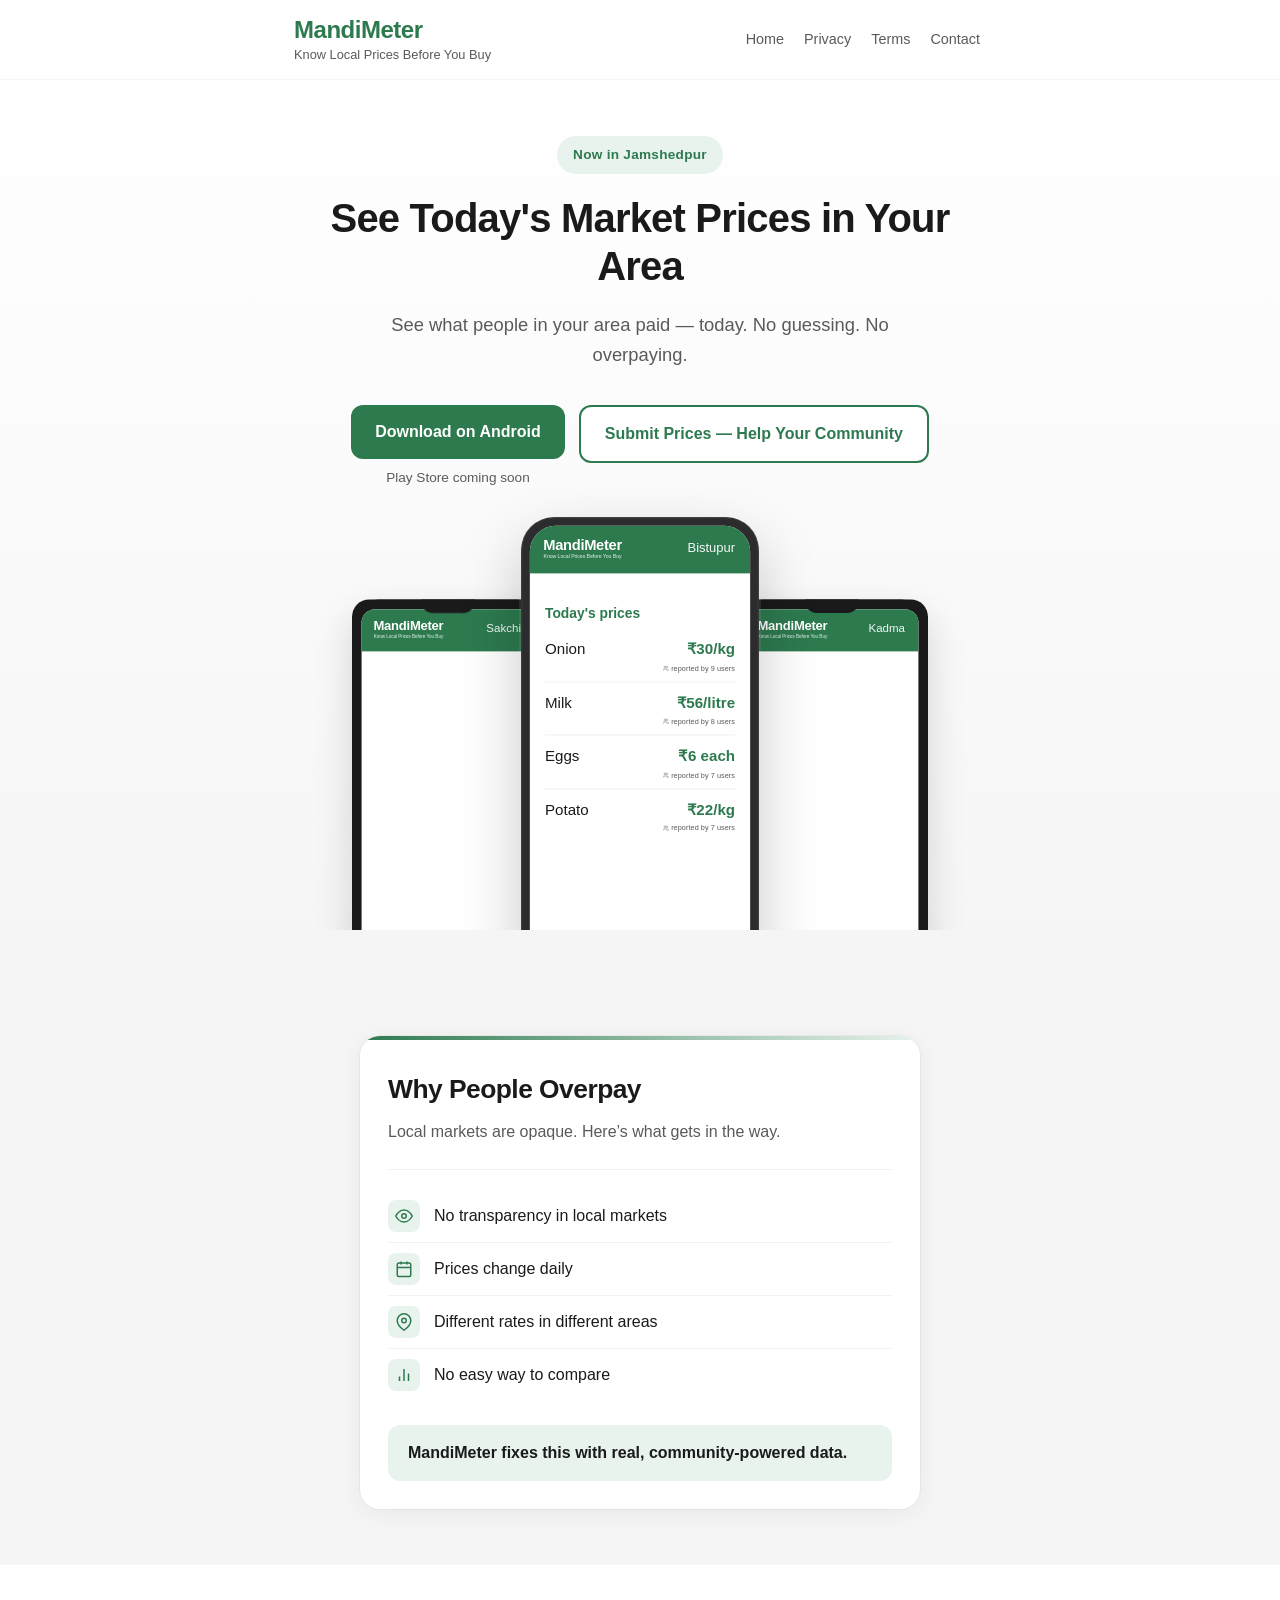
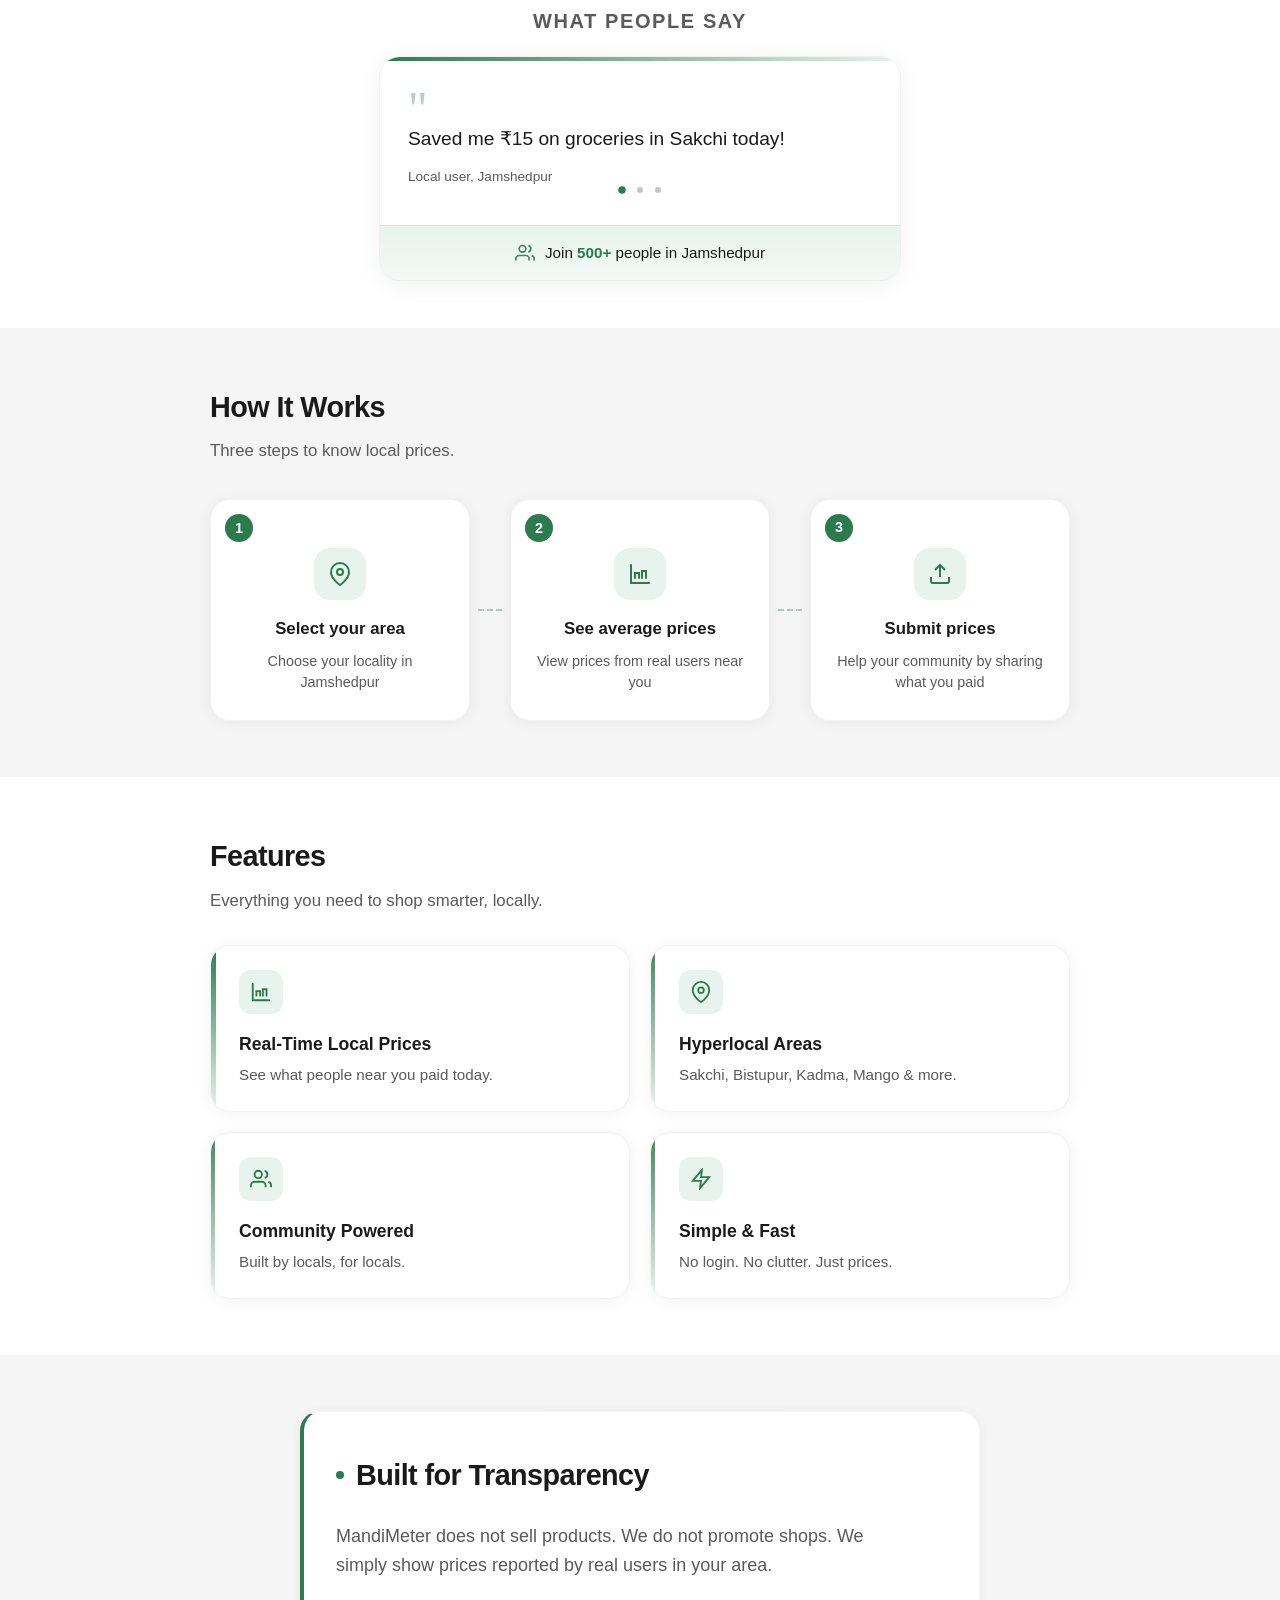
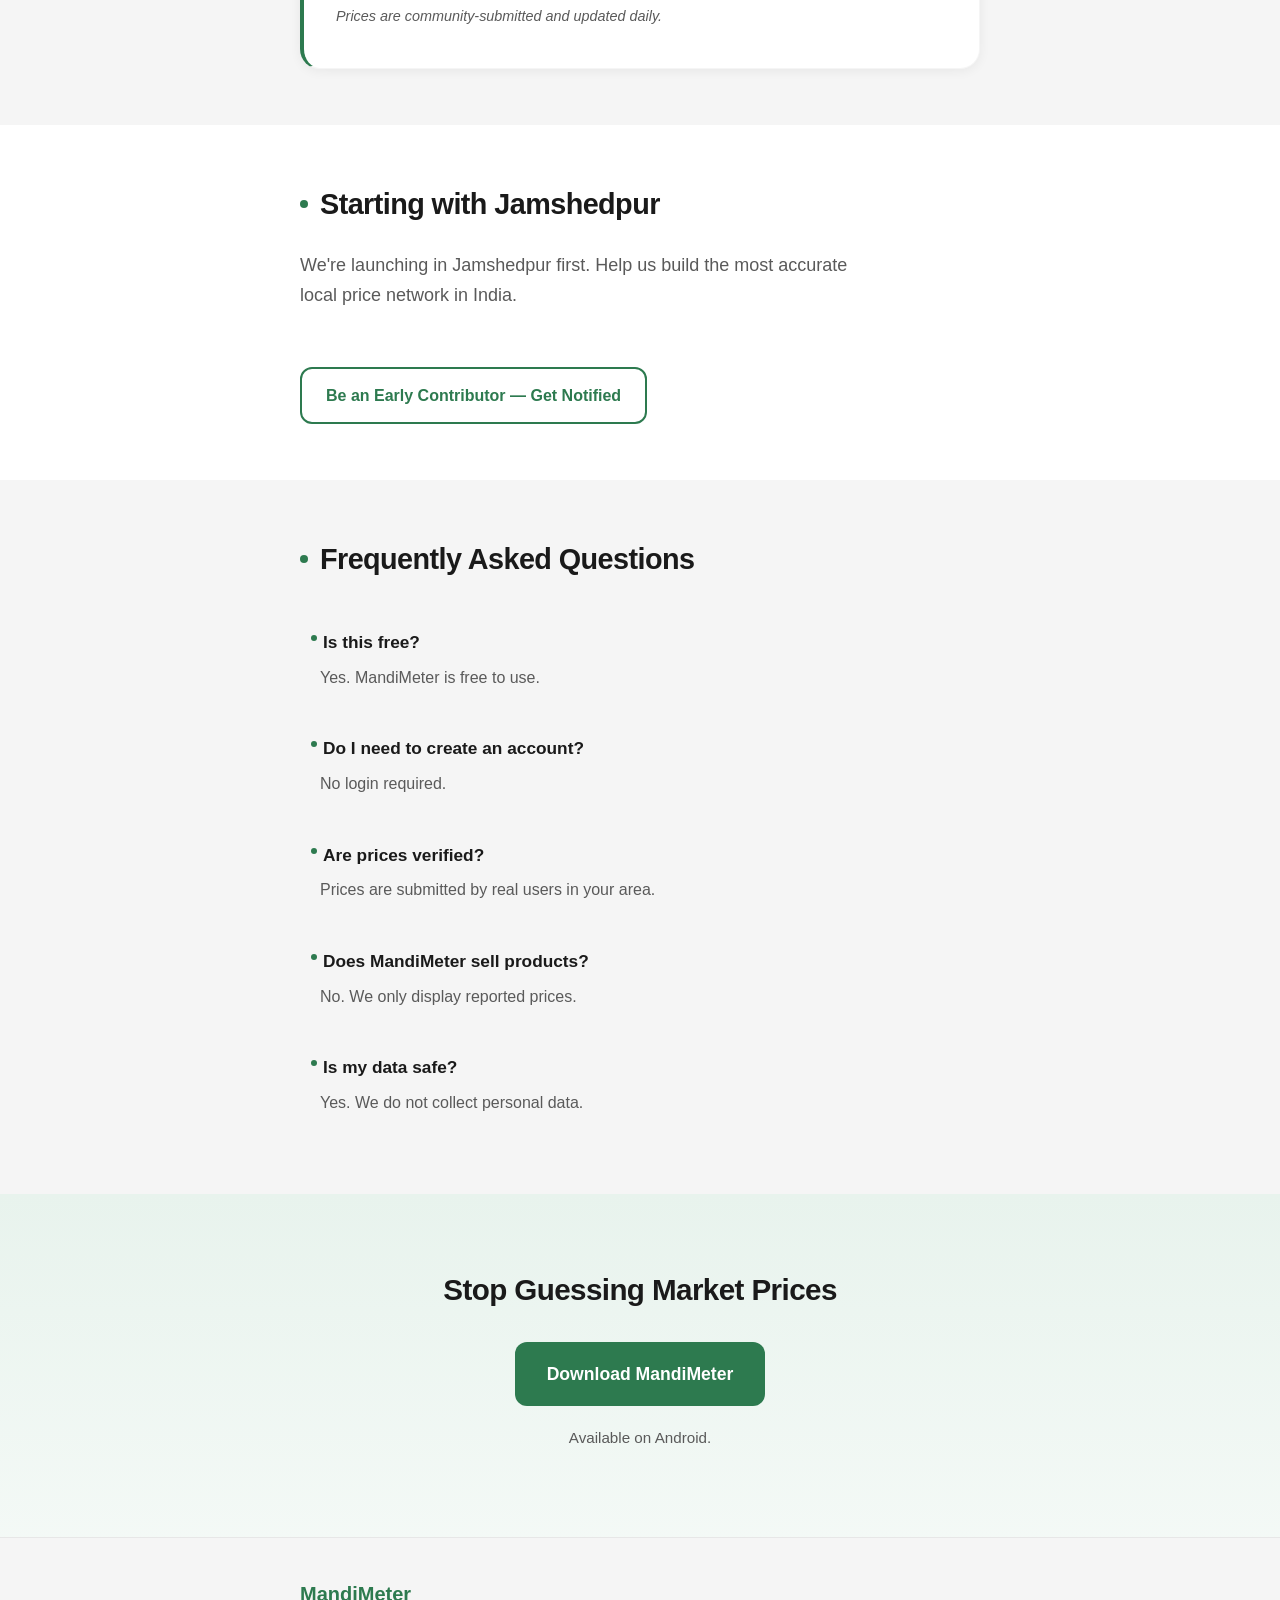
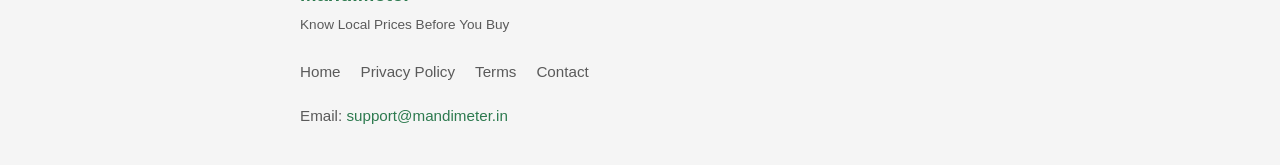
<file: index.html>
<!DOCTYPE html>
<html lang="en">

<head>
  <meta charset="UTF-8">
  <meta name="viewport" content="width=device-width, initial-scale=1.0">
  <title>MandiMeter – Local Market Price Tracker in Jamshedpur</title>
  <meta name="description"
    content="Check today's vegetable, milk, egg and service prices in your area with MandiMeter. Community-powered local price tracking app.">
  <meta name="keywords"
    content="local mandi prices, Jamshedpur vegetable rates, market price today, hyperlocal price app, mandi rate app India, vegetable price Jamshedpur, mandi rates today">
  <link rel="canonical" href="https://mandimeter.com/">
  <!-- Open Graph / WhatsApp & Facebook -->
  <meta property="og:type" content="website">
  <meta property="og:url" content="https://mandimeter.com/">
  <meta property="og:site_name" content="MandiMeter">
  <meta property="og:title" content="MandiMeter – Local Market Price Tracker in Jamshedpur">
  <meta property="og:description"
    content="Check today's real local prices for vegetables, milk, eggs &amp; more. Community-powered price tracker for Jamshedpur.">
  <meta property="og:image" content="https://mandimeter.com/assets/og-image.png">
  <meta property="og:image:width" content="1200">
  <meta property="og:image:height" content="630">
  <meta property="og:image:alt" content="MandiMeter – Local market price tracker for Jamshedpur. Know today's vegetable and essential prices in your area.">
  <meta property="og:locale" content="en_IN">
  <!-- Twitter Card -->
  <meta name="twitter:card" content="summary_large_image">
  <meta name="twitter:title" content="MandiMeter – Local Market Price Tracker in Jamshedpur">
  <meta name="twitter:description"
    content="Check today's real local prices for vegetables, milk, eggs &amp; more. Community-powered price tracker.">
  <meta name="twitter:image" content="https://mandimeter.com/assets/og-image.png">
  <meta name="theme-color" content="#2d7a4f">
  <!-- Favicons -->
  <link rel="icon" type="image/svg+xml" href="favicon/favicon.svg">
  <link rel="icon" type="image/png" href="favicon/favicon-96x96.png" sizes="96x96">
  <link rel="shortcut icon" href="favicon/favicon.ico">
  <link rel="apple-touch-icon" sizes="180x180" href="favicon/apple-touch-icon.png">
  <link rel="manifest" href="favicon/site.webmanifest">
  <!-- Content Security Policy (frame-ancestors must be set via HTTP header, not meta) -->
  <meta http-equiv="Content-Security-Policy" content="default-src 'self'; script-src 'self'; style-src 'self' https://fonts.googleapis.com; font-src 'self' https://fonts.gstatic.com; img-src 'self' data:; connect-src 'self'; base-uri 'self'; form-action 'self';">
  <!-- Structured data -->
  <script type="application/ld+json">
  {
    "@context": "https://schema.org",
    "@graph": [
      {
        "@type": "Organization",
        "@id": "https://mandimeter.com/#organization",
        "name": "MandiMeter",
        "url": "https://mandimeter.com",
        "description": "Community-powered local market price tracker for Jamshedpur. Know today's vegetable, milk and essential prices in your area.",
        "email": "support@mandimeter.in",
        "areaServed": { "@type": "City", "name": "Jamshedpur", "containedInPlace": { "@type": "State", "name": "Jharkhand" } }
      },
      {
        "@type": "WebSite",
        "name": "MandiMeter",
        "url": "https://mandimeter.com",
        "description": "Local market price tracker for Jamshedpur. See today's prices reported by your community.",
        "publisher": { "@id": "https://mandimeter.com/#organization" },
        "inLanguage": "en-IN"
      },
      {
        "@type": "FAQPage",
        "mainEntity": [
          { "@type": "Question", "name": "Is this free?", "acceptedAnswer": { "@type": "Answer", "text": "Yes. MandiMeter is free to use." } },
          { "@type": "Question", "name": "Do I need to create an account?", "acceptedAnswer": { "@type": "Answer", "text": "No login required." } },
          { "@type": "Question", "name": "Are prices verified?", "acceptedAnswer": { "@type": "Answer", "text": "Prices are submitted by real users in your area." } },
          { "@type": "Question", "name": "Does MandiMeter sell products?", "acceptedAnswer": { "@type": "Answer", "text": "No. We only display reported prices." } },
          { "@type": "Question", "name": "Is my data safe?", "acceptedAnswer": { "@type": "Answer", "text": "Yes. We do not collect personal data." } }
        ]
      }
    ]
  }
  </script>
  <link rel="preconnect" href="https://fonts.googleapis.com">
  <link rel="preconnect" href="https://fonts.gstatic.com" crossorigin>
  <link rel="preload" href="css/styles.css" as="style">
  <link rel="stylesheet" href="css/styles.css">
</head>

<body>
  <header class="site-header">
    <div class="container header-inner">
      <a href="index.html" class="header-brand" aria-label="MandiMeter home">
        <span class="logo">MandiMeter</span>
        <span class="tagline">Know Local Prices Before You Buy</span>
      </a>
      <button type="button" class="header-menu-btn js-menu-toggle" aria-label="Open menu" aria-expanded="false"
        aria-controls="header-nav">
        <span class="header-menu-icon"></span>
      </button>
      <nav class="header-nav" id="header-nav" aria-label="Legal">
        <a href="index.html">Home</a>
        <a href="privacy.html">Privacy</a>
        <a href="terms.html">Terms</a>
        <a href="mailto:support@mandimeter.in">Contact</a>
      </nav>
    </div>
  </header>

  <main>
    <section class="hero" aria-labelledby="hero-heading">
      <div class="container">
        <p class="hero-badge reveal">Now in Jamshedpur</p>
        <h1 id="hero-heading" class="reveal reveal-delay-1">See Today's Market Prices in Your Area</h1>
        <p class="subheadline reveal reveal-delay-2">See what people in your area paid — today. No guessing. No overpaying.</p>
        <div class="hero-cta reveal reveal-delay-3">
          <span class="hero-cta-primary">
            <a href="assets/mandimeter.apk" download="mandimeter.apk" class="btn btn--primary">Download on Android</a>
            <span class="hero-cta-note">Play Store coming soon</span>
          </span>
          <a href="#community" class="btn btn--secondary">Submit Prices — Help Your Community</a>
        </div>
        <div class="mockup-phones-stack" aria-hidden="true">
          <div class="mockup-phone-slice mockup-phone-slice--left">
            <div class="mockup-phone">
              <div class="mockup-phone-frame">
                <div class="mockup-phone-notch"></div>
                <div class="mockup">
                  <header class="mockup-appbar">
                    <div class="mockup-appbar-brand"><span class="mockup-appbar-title">MandiMeter</span><span
                        class="mockup-appbar-tagline">Know Local Prices Before You Buy</span></div>
                    <span class="mockup-appbar-area">Sakchi</span>
                  </header>
                  <div class="mockup-screen">
                    <p class="mockup-title">Today's prices</p>
                    <ul class="mockup-list">
                      <li><span>Onion</span> <span class="mockup-item-right"><span class="price">₹28/kg</span><span
                            class="mockup-item-reports"><span class="mockup-icon-person"
                              aria-hidden="true"></span>reported by 8 users</span></span></li>
                      <li><span>Milk</span> <span class="mockup-item-right"><span class="price">₹54/litre</span><span
                            class="mockup-item-reports"><span class="mockup-icon-person"
                              aria-hidden="true"></span>reported by 7 users</span></span></li>
                      <li><span>Eggs</span> <span class="mockup-item-right"><span class="price">₹6 each</span><span
                            class="mockup-item-reports"><span class="mockup-icon-person"
                              aria-hidden="true"></span>reported by 6 users</span></span></li>
                      <li><span>Tomato</span> <span class="mockup-item-right"><span class="price">₹40/kg</span><span
                            class="mockup-item-reports"><span class="mockup-icon-person"
                              aria-hidden="true"></span>reported by 7 users</span></span></li>
                    </ul>
                  </div>
                </div>
              </div>
            </div>
          </div>
          <div class="mockup-phone-slice mockup-phone-slice--center">
            <div class="mockup-phone">
              <div class="mockup-phone-frame">
                <div class="mockup-phone-notch"></div>
                <div class="mockup">
                  <header class="mockup-appbar">
                    <div class="mockup-appbar-brand"><span class="mockup-appbar-title">MandiMeter</span><span
                        class="mockup-appbar-tagline">Know Local Prices Before You Buy</span></div>
                    <span class="mockup-appbar-area">Bistupur</span>
                  </header>
                  <div class="mockup-screen">
                    <p class="mockup-title">Today's prices</p>
                    <ul class="mockup-list">
                      <li><span>Onion</span> <span class="mockup-item-right"><span class="price">₹30/kg</span><span
                            class="mockup-item-reports"><span class="mockup-icon-person"
                              aria-hidden="true"></span>reported by 9 users</span></span></li>
                      <li><span>Milk</span> <span class="mockup-item-right"><span class="price">₹56/litre</span><span
                            class="mockup-item-reports"><span class="mockup-icon-person"
                              aria-hidden="true"></span>reported by 8 users</span></span></li>
                      <li><span>Eggs</span> <span class="mockup-item-right"><span class="price">₹6 each</span><span
                            class="mockup-item-reports"><span class="mockup-icon-person"
                              aria-hidden="true"></span>reported by 7 users</span></span></li>
                      <li><span>Potato</span> <span class="mockup-item-right"><span class="price">₹22/kg</span><span
                            class="mockup-item-reports"><span class="mockup-icon-person"
                              aria-hidden="true"></span>reported by 7 users</span></span></li>
                    </ul>
                  </div>
                </div>
              </div>
            </div>
          </div>
          <div class="mockup-phone-slice mockup-phone-slice--right">
            <div class="mockup-phone">
              <div class="mockup-phone-frame">
                <div class="mockup-phone-notch"></div>
                <div class="mockup">
                  <header class="mockup-appbar">
                    <div class="mockup-appbar-brand"><span class="mockup-appbar-title">MandiMeter</span><span
                        class="mockup-appbar-tagline">Know Local Prices Before You Buy</span></div>
                    <span class="mockup-appbar-area">Kadma</span>
                  </header>
                  <div class="mockup-screen">
                    <p class="mockup-title">Today's prices</p>
                    <ul class="mockup-list">
                      <li><span>Onion</span> <span class="mockup-item-right"><span class="price">₹26/kg</span><span
                            class="mockup-item-reports"><span class="mockup-icon-person"
                              aria-hidden="true"></span>reported by 6 users</span></span></li>
                      <li><span>Milk</span> <span class="mockup-item-right"><span class="price">₹52/litre</span><span
                            class="mockup-item-reports"><span class="mockup-icon-person"
                              aria-hidden="true"></span>reported by 7 users</span></span></li>
                      <li><span>Eggs</span> <span class="mockup-item-right"><span class="price">₹5.50 each</span><span
                            class="mockup-item-reports"><span class="mockup-icon-person"
                              aria-hidden="true"></span>reported by 5 users</span></span></li>
                      <li><span>Brinjal</span> <span class="mockup-item-right"><span class="price">₹35/kg</span><span
                            class="mockup-item-reports"><span class="mockup-icon-person"
                              aria-hidden="true"></span>reported by 6 users</span></span></li>
                    </ul>
                  </div>
                </div>
              </div>
            </div>
          </div>
        </div>
      </div>
    </section>

    <section class="problem" aria-labelledby="problem-heading">
      <div class="container">
        <div class="problem-card reveal">
          <h2 id="problem-heading">Why People Overpay</h2>
          <p class="problem-intro">Local markets are opaque. Here’s what gets in the way.</p>
          <ul class="problem-list">
            <li>
              <span class="problem-list-icon" aria-hidden="true"><svg width="18" height="18" viewBox="0 0 24 24" fill="none" stroke="currentColor" stroke-width="2"><path d="M1 12s4-8 11-8 11 8 11 8-4 8-11 8-11-8-11-8z"/><circle cx="12" cy="12" r="3"/></svg></span>
              No transparency in local markets
            </li>
            <li>
              <span class="problem-list-icon" aria-hidden="true"><svg width="18" height="18" viewBox="0 0 24 24" fill="none" stroke="currentColor" stroke-width="2"><rect x="3" y="4" width="18" height="18" rx="2" ry="2"/><line x1="16" y1="2" x2="16" y2="6"/><line x1="8" y1="2" x2="8" y2="6"/><line x1="3" y1="10" x2="21" y2="10"/></svg></span>
              Prices change daily
            </li>
            <li>
              <span class="problem-list-icon" aria-hidden="true"><svg width="18" height="18" viewBox="0 0 24 24" fill="none" stroke="currentColor" stroke-width="2"><path d="M21 10c0 7-9 13-9 13s-9-6-9-13a9 9 0 0 1 18 0z"/><circle cx="12" cy="10" r="3"/></svg></span>
              Different rates in different areas
            </li>
            <li>
              <span class="problem-list-icon" aria-hidden="true"><svg width="18" height="18" viewBox="0 0 24 24" fill="none" stroke="currentColor" stroke-width="2"><line x1="18" y1="20" x2="18" y2="10"/><line x1="12" y1="20" x2="12" y2="4"/><line x1="6" y1="20" x2="6" y2="14"/></svg></span>
              No easy way to compare
            </li>
          </ul>
          <p class="problem-closing">MandiMeter fixes this with real, community-powered data.</p>
        </div>
      </div>
    </section>

    <section class="social-proof" aria-labelledby="social-proof-heading">
      <div class="container">
        <h2 id="social-proof-heading" class="social-proof-heading reveal">What people say</h2>
        <div class="social-proof-card reveal reveal-delay-1">
          <div class="social-proof-quotes social-proof-rotator">
            <div class="social-proof-rotator-inner">
              <blockquote class="social-proof-item is-visible">
                <span class="social-proof-quote-mark" aria-hidden="true">"</span>
                <p class="social-proof-text">Saved me ₹15 on groceries in Sakchi today!</p>
                <footer class="social-proof-author">Local user, Jamshedpur</footer>
              </blockquote>
              <blockquote class="social-proof-item">
                <span class="social-proof-quote-mark" aria-hidden="true">"</span>
                <p class="social-proof-text">Finally know what to pay for veggies in Bistupur.</p>
                <footer class="social-proof-author">Local user, Jamshedpur</footer>
              </blockquote>
              <blockquote class="social-proof-item">
                <span class="social-proof-quote-mark" aria-hidden="true">"</span>
                <p class="social-proof-text">Shared prices from Kadma — helps the whole area.</p>
                <footer class="social-proof-author">Local user, Jamshedpur</footer>
              </blockquote>
            </div>
            <div class="social-proof-footer">
              <div class="social-proof-indicators" aria-hidden="true">
                <span class="social-proof-dot is-active" title="Testimonial 1"></span>
                <span class="social-proof-dot" title="Testimonial 2"></span>
                <span class="social-proof-dot" title="Testimonial 3"></span>
              </div>
            </div>
          </div>
          <div class="social-proof-join-wrap">
            <svg class="social-proof-join-icon" width="20" height="20" viewBox="0 0 24 24" fill="none" stroke="currentColor" stroke-width="2"><path d="M17 21v-2a4 4 0 0 0-4-4H5a4 4 0 0 0-4 4v2"/><circle cx="9" cy="7" r="4"/><path d="M23 21v-2a4 4 0 0 0-3-3.87"/><path d="M16 3.13a4 4 0 0 1 0 7.75"/></svg>
            <p class="social-proof-join">Join <strong>500+</strong> people in Jamshedpur</p>
          </div>
        </div>
      </div>
    </section>

    <section class="how-it-works" aria-labelledby="how-heading">
      <div class="container container--wide">
        <div class="how-header reveal">
          <h2 id="how-heading">How It Works</h2>
          <p class="how-intro">Three steps to know local prices.</p>
        </div>
        <div class="steps">
          <div class="step reveal reveal-delay-1">
            <span class="step-num" aria-hidden="true">1</span>
            <div class="step-icon" aria-hidden="true"><svg width="24" height="24" viewBox="0 0 24 24" fill="none" stroke="currentColor" stroke-width="2"><path d="M21 10c0 7-9 13-9 13s-9-6-9-13a9 9 0 0 1 18 0z"/><circle cx="12" cy="10" r="3"/></svg></div>
            <div class="step-body">
              <h3>Select your area</h3>
              <p>Choose your locality in Jamshedpur</p>
            </div>
          </div>
          <div class="step-connector" aria-hidden="true"></div>
          <div class="step reveal reveal-delay-2">
            <span class="step-num" aria-hidden="true">2</span>
            <div class="step-icon" aria-hidden="true"><svg width="24" height="24" viewBox="0 0 24 24" fill="none" stroke="currentColor" stroke-width="2" stroke-linecap="round"><path d="M3 3v18h18"/><path d="M7 16v-5h4v5"/><path d="M14 16V9h4v7"/></svg></div>
            <div class="step-body">
              <h3>See average prices</h3>
              <p>View prices from real users near you</p>
            </div>
          </div>
          <div class="step-connector" aria-hidden="true"></div>
          <div class="step reveal reveal-delay-3">
            <span class="step-num" aria-hidden="true">3</span>
            <div class="step-icon" aria-hidden="true"><svg width="24" height="24" viewBox="0 0 24 24" fill="none" stroke="currentColor" stroke-width="2"><path d="M21 15v4a2 2 0 0 1-2 2H5a2 2 0 0 1-2-2v-4"/><polyline points="17 8 12 3 7 8"/><line x1="12" y1="3" x2="12" y2="15"/></svg></div>
            <div class="step-body">
              <h3>Submit prices</h3>
              <p>Help your community by sharing what you paid</p>
            </div>
          </div>
        </div>
      </div>
    </section>

    <section class="features-section" aria-labelledby="features-heading">
      <div class="container container--wide">
        <div class="features-header reveal">
          <h2 id="features-heading">Features</h2>
          <p class="features-intro">Everything you need to shop smarter, locally.</p>
        </div>
        <div class="features-grid">
          <article class="feature feature--highlight reveal reveal-delay-1">
            <div class="feature-accent"></div>
            <div class="feature-icon" aria-hidden="true"><svg width="22" height="22" viewBox="0 0 24 24" fill="none" stroke="currentColor" stroke-width="2" stroke-linecap="round"><path d="M3 3v18h18"/><path d="M7 16v-5h4v5"/><path d="M14 16V9h4v7"/></svg></div>
            <h3>Real-Time Local Prices</h3>
            <p>See what people near you paid today.</p>
          </article>
          <article class="feature reveal reveal-delay-2">
            <div class="feature-accent"></div>
            <div class="feature-icon" aria-hidden="true"><svg width="22" height="22" viewBox="0 0 24 24" fill="none" stroke="currentColor" stroke-width="2"><path d="M21 10c0 7-9 13-9 13s-9-6-9-13a9 9 0 0 1 18 0z"/><circle cx="12" cy="10" r="3"/></svg></div>
            <h3>Hyperlocal Areas</h3>
            <p>Sakchi, Bistupur, Kadma, Mango & more.</p>
          </article>
          <article class="feature reveal reveal-delay-3">
            <div class="feature-accent"></div>
            <div class="feature-icon" aria-hidden="true"><svg width="22" height="22" viewBox="0 0 24 24" fill="none" stroke="currentColor" stroke-width="2"><path d="M17 21v-2a4 4 0 0 0-4-4H5a4 4 0 0 0-4 4v2"/><circle cx="9" cy="7" r="4"/><path d="M23 21v-2a4 4 0 0 0-3-3.87"/><path d="M16 3.13a4 4 0 0 1 0 7.75"/></svg></div>
            <h3>Community Powered</h3>
            <p>Built by locals, for locals.</p>
          </article>
          <article class="feature reveal reveal-delay-4">
            <div class="feature-accent"></div>
            <div class="feature-icon" aria-hidden="true"><svg width="22" height="22" viewBox="0 0 24 24" fill="none" stroke="currentColor" stroke-width="2"><polygon points="13 2 3 14 12 14 11 22 21 10 12 10 13 2"/></svg></div>
            <h3>Simple & Fast</h3>
            <p>No login. No clutter. Just prices.</p>
          </article>
        </div>
      </div>
    </section>

    <section class="trust" aria-labelledby="trust-heading">
      <div class="container">
        <div class="trust-card reveal">
          <h2 id="trust-heading">Built for Transparency</h2>
          <p class="section-intro">MandiMeter does not sell products. We do not promote shops. We simply show prices
            reported by real users in your area.</p>
          <p class="disclaimer">Prices are community-submitted and updated daily.</p>
        </div>
      </div>
    </section>

    <section class="launch" aria-labelledby="launch-heading">
      <div class="container">
        <h2 id="launch-heading" class="reveal">Starting with Jamshedpur</h2>
        <p class="section-intro reveal reveal-delay-1">We're launching in Jamshedpur first. Help us build the most accurate local price
          network in India.</p>
        <a href="#download" class="btn btn--secondary launch-cta js-download reveal reveal-delay-2" id="community" data-download>Be an Early
          Contributor — Get Notified</a>
      </div>
    </section>

    <section class="faq" aria-labelledby="faq-heading">
      <div class="container">
        <h2 id="faq-heading" class="reveal">Frequently Asked Questions</h2>
        <ul class="faq-list">
          <li class="faq-item reveal reveal-delay-1">
            <h3 class="faq-q">Is this free?</h3>
            <p class="faq-a">Yes. MandiMeter is free to use.</p>
          </li>
          <li class="faq-item reveal reveal-delay-2">
            <h3 class="faq-q">Do I need to create an account?</h3>
            <p class="faq-a">No login required.</p>
          </li>
          <li class="faq-item reveal reveal-delay-3">
            <h3 class="faq-q">Are prices verified?</h3>
            <p class="faq-a">Prices are submitted by real users in your area.</p>
          </li>
          <li class="faq-item reveal reveal-delay-4">
            <h3 class="faq-q">Does MandiMeter sell products?</h3>
            <p class="faq-a">No. We only display reported prices.</p>
          </li>
          <li class="faq-item reveal reveal-delay-5">
            <h3 class="faq-q">Is my data safe?</h3>
            <p class="faq-a">Yes. We do not collect personal data.</p>
          </li>
        </ul>
      </div>
    </section>

    <section class="final-cta" id="download" aria-labelledby="final-heading">
      <div class="container">
        <div class="final-cta-inner">
          <h2 id="final-heading" class="reveal">Stop Guessing Market Prices</h2>
          <a href="assets/mandimeter.apk" download="mandimeter.apk" class="btn btn--primary btn--large reveal reveal-delay-1">Download MandiMeter</a>
          <p class="subtext">Available on Android.</p>
        </div>
      </div>
    </section>
  </main>

  <footer class="site-footer">
    <div class="container">
      <div class="footer-brand">
        <a href="index.html" class="footer-logo">MandiMeter</a>
        <p class="footer-tagline">Know Local Prices Before You Buy</p>
      </div>
      <nav class="footer-links" aria-label="Footer">
        <a href="index.html">Home</a>
        <a href="privacy.html">Privacy Policy</a>
        <a href="terms.html">Terms</a>
        <a href="mailto:support@mandimeter.in">Contact</a>
      </nav>
      <p class="footer-email">Email: <a href="mailto:support@mandimeter.in">support@mandimeter.in</a></p>
    </div>
  </footer>

  <div class="coming-soon-overlay" id="coming-soon" role="dialog" aria-modal="true" aria-labelledby="coming-soon-title"
    aria-hidden="true">
    <div class="coming-soon-backdrop js-coming-soon-close"></div>
    <div class="coming-soon-card">
      <button type="button" class="coming-soon-close js-coming-soon-close" aria-label="Close">×</button>
      <p class="coming-soon-badge">Coming to Jamshedpur</p>
      <h2 class="coming-soon-title" id="coming-soon-title">We're almost there</h2>
      <p class="coming-soon-text">MandiMeter is getting ready for you. We're putting the finishing touches on the app so
        you can start tracking local prices soon.</p>
      <p class="coming-soon-cta">Stay tuned — we'll be live shortly.</p>
      <button type="button" class="btn btn--primary js-coming-soon-close">Got it</button>
    </div>
  </div>

  <script src="js/main.js" defer></script>
</body>

</html>
</file>
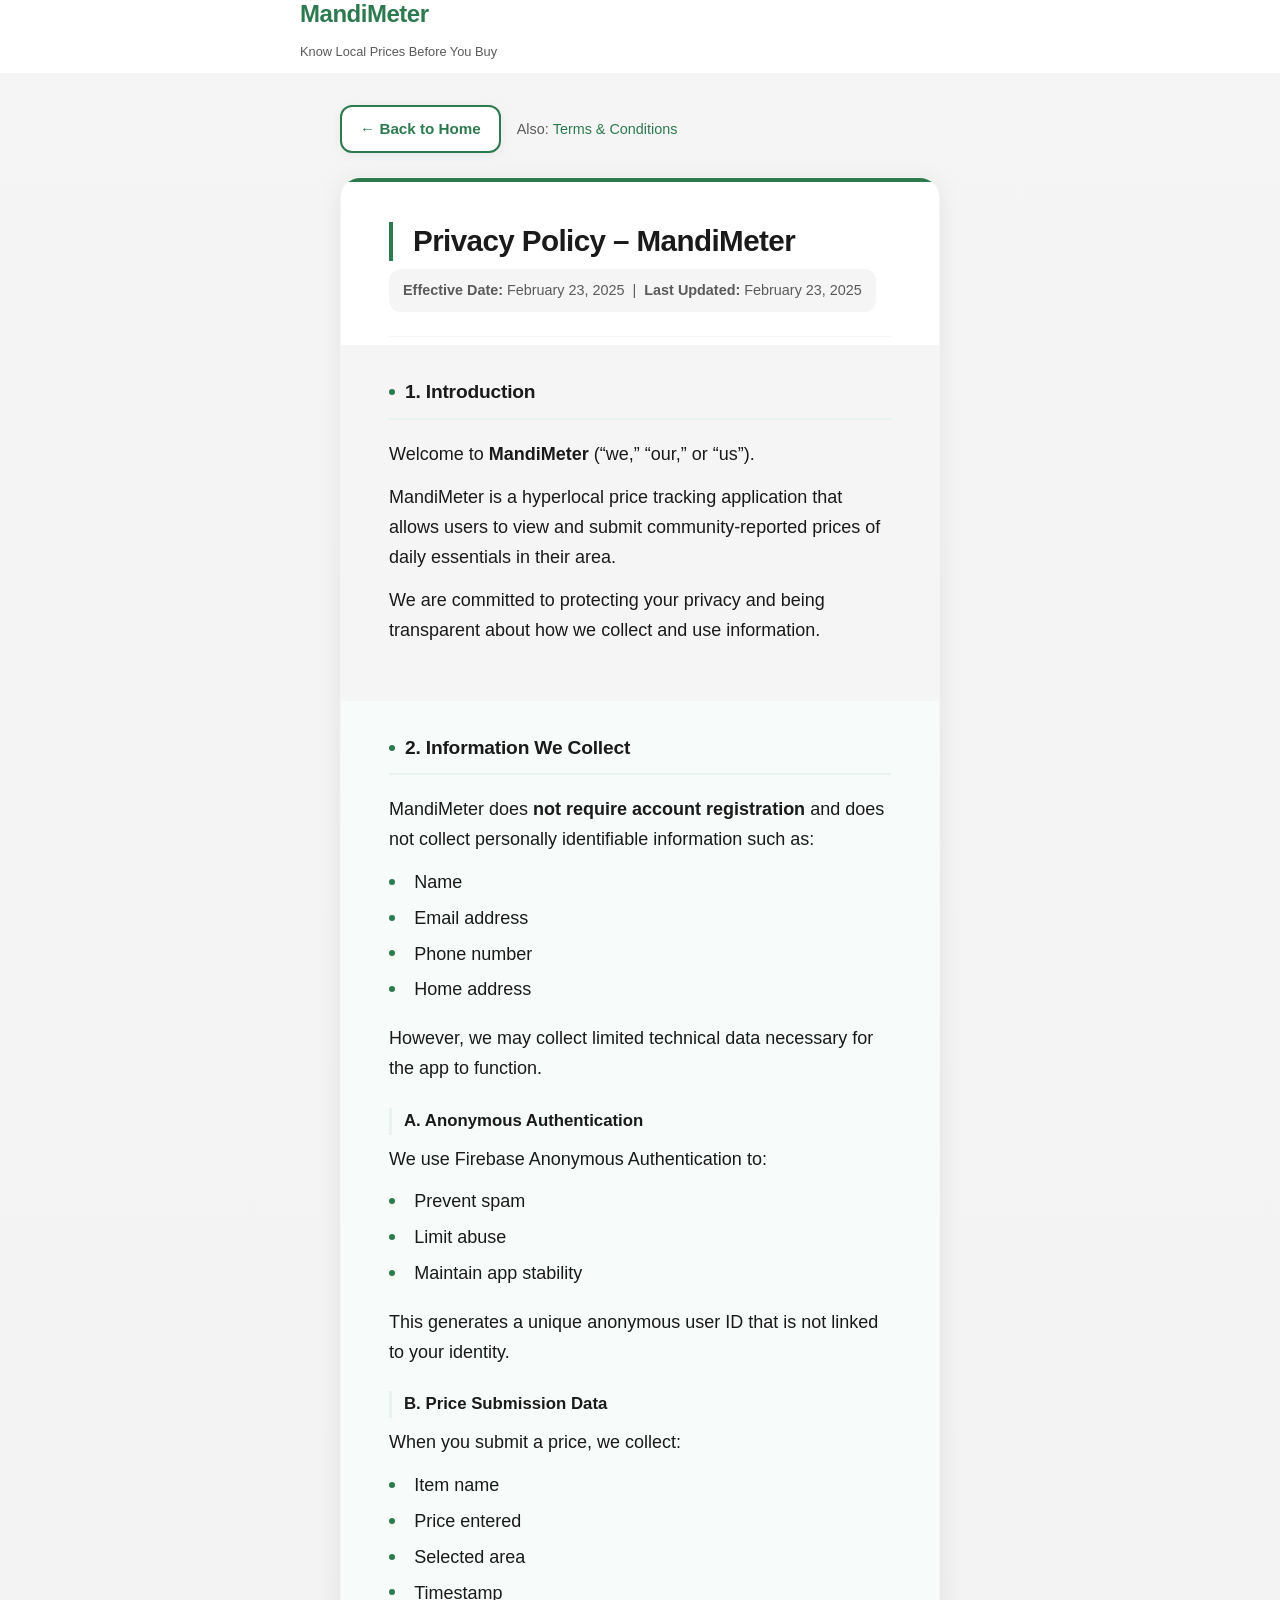
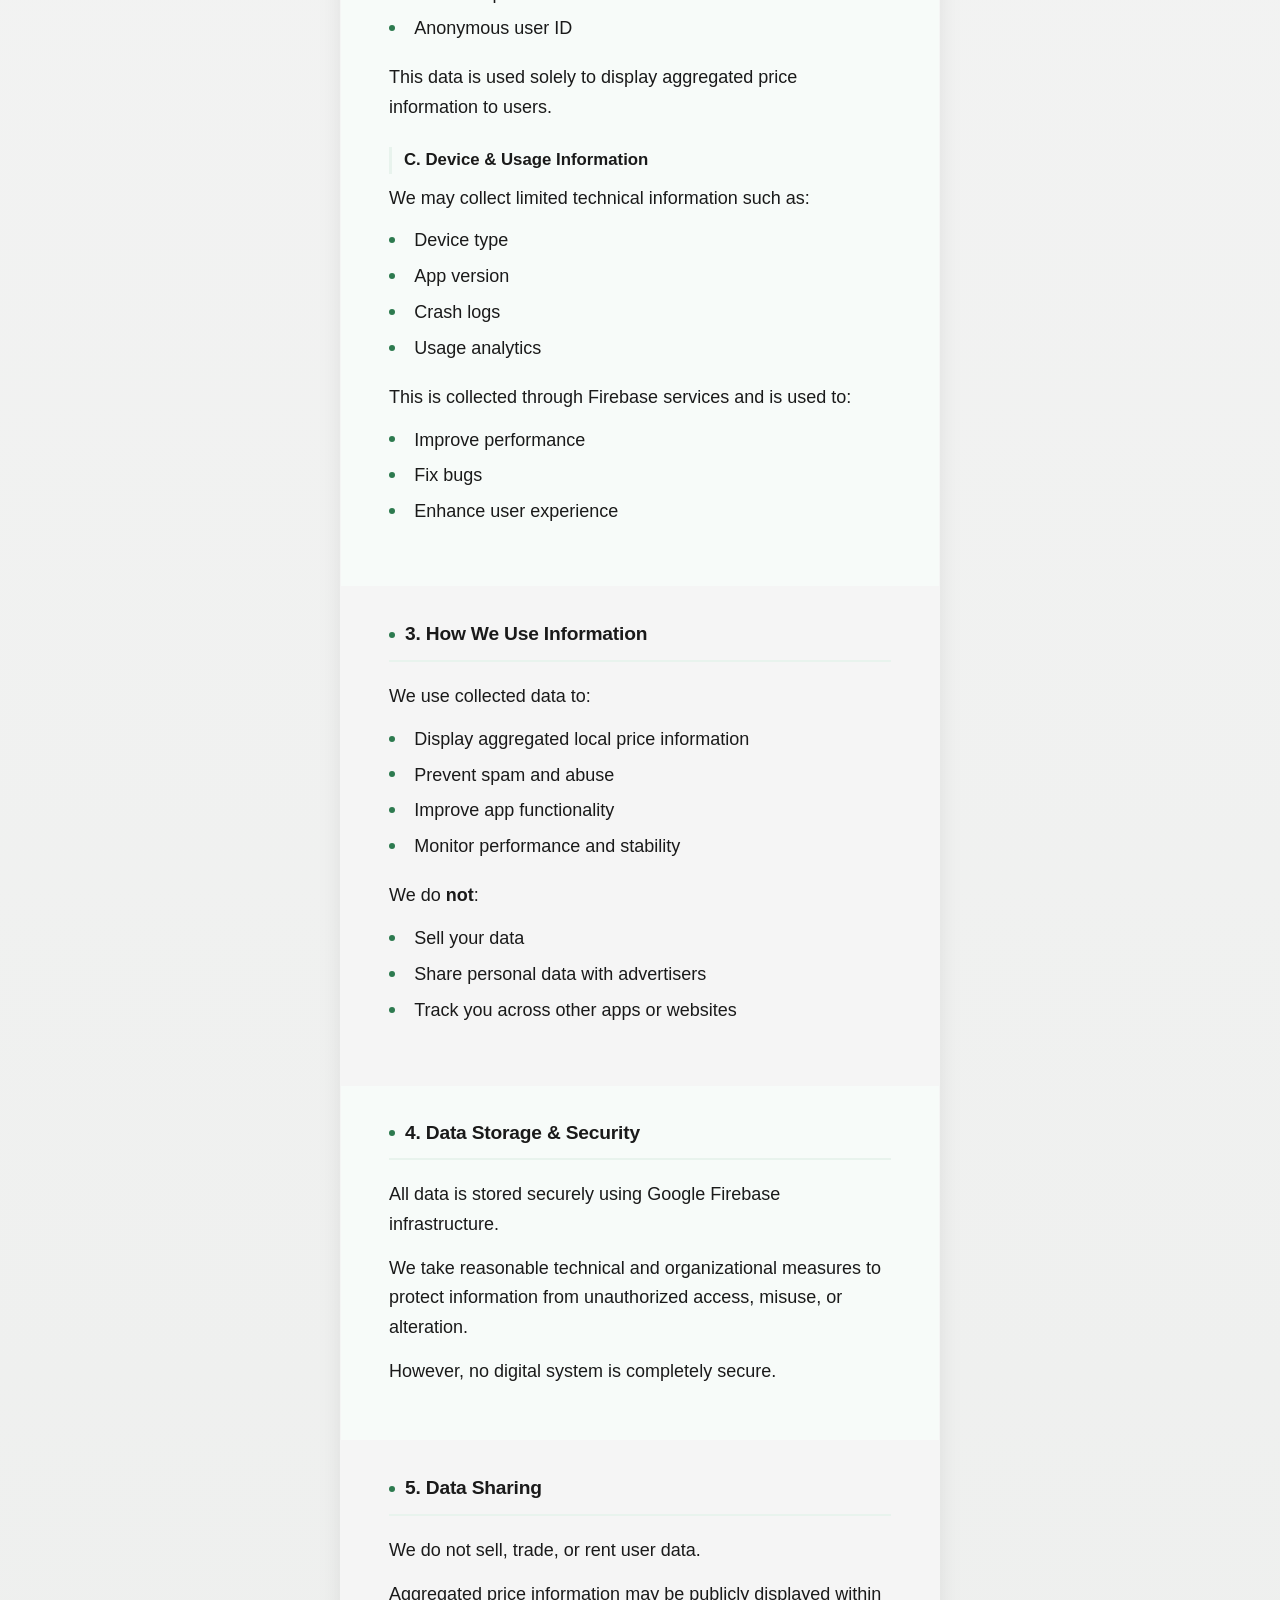
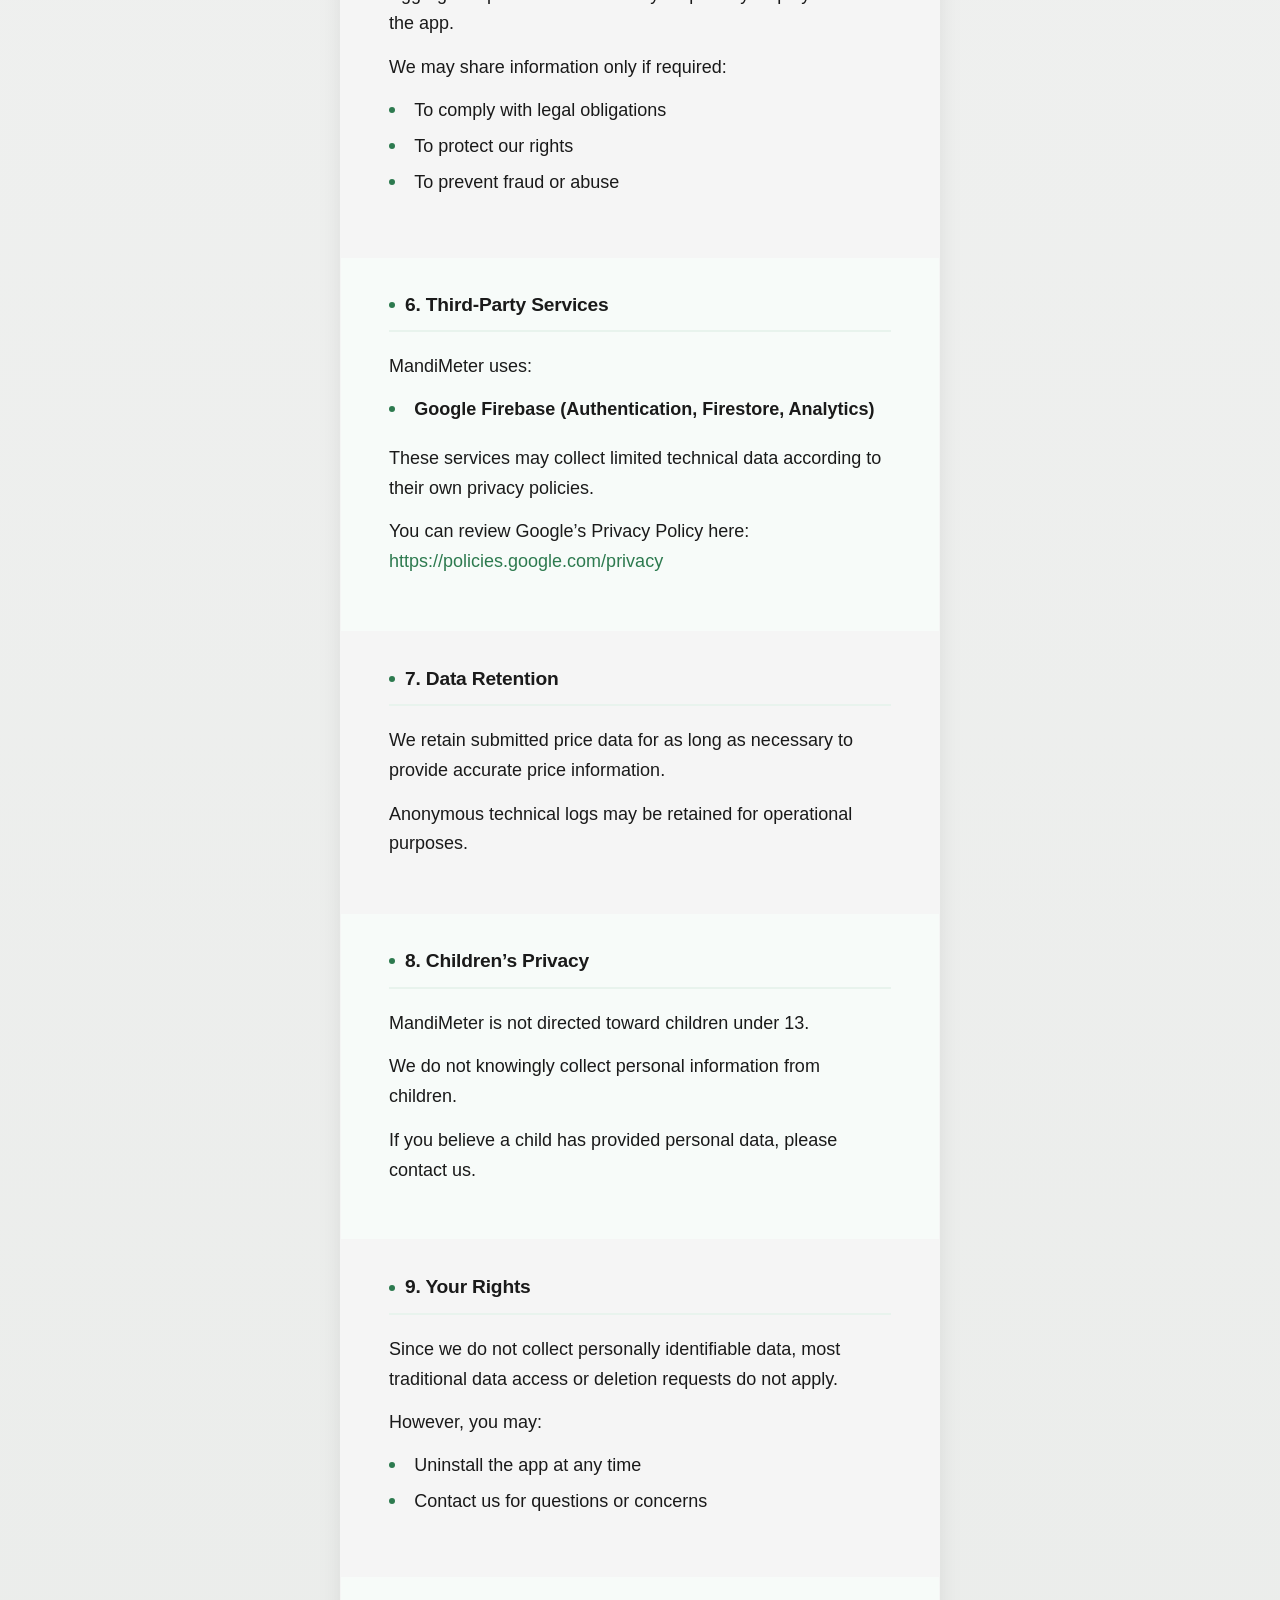
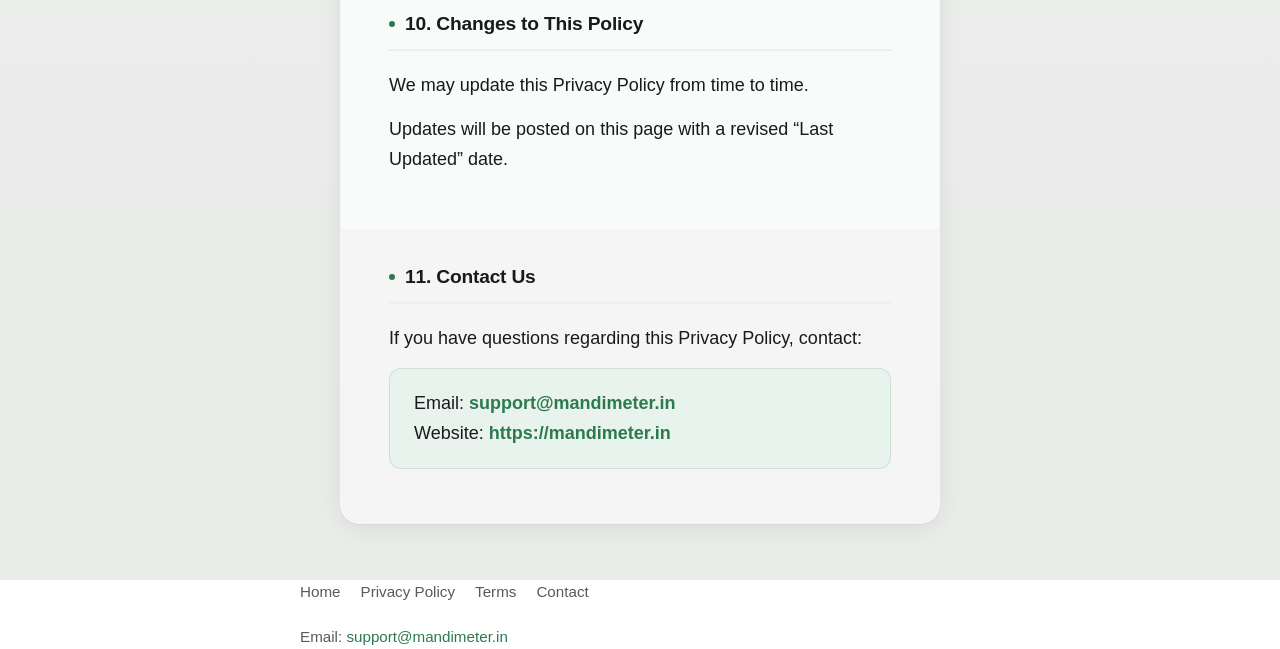
<file: privacy.html>
<!DOCTYPE html>
<html lang="en">
<head>
  <meta charset="UTF-8">
  <meta name="viewport" content="width=device-width, initial-scale=1.0">
  <title>Privacy Policy – MandiMeter</title>
  <meta name="description" content="MandiMeter Privacy Policy. How we collect and use information in our hyperlocal price tracking app.">
  <link rel="canonical" href="https://mandimeter.com/privacy.html">
  <meta property="og:type" content="website">
  <meta property="og:url" content="https://mandimeter.com/privacy.html">
  <meta property="og:site_name" content="MandiMeter">
  <meta property="og:title" content="Privacy Policy – MandiMeter">
  <meta property="og:description" content="MandiMeter Privacy Policy. How we collect and use information in our hyperlocal price tracking app.">
  <meta property="og:locale" content="en_IN">
  <meta http-equiv="Content-Security-Policy" content="default-src 'self'; script-src 'self'; style-src 'self' https://fonts.googleapis.com; font-src 'self' https://fonts.gstatic.com; img-src 'self' data:; connect-src 'self'; base-uri 'self'; form-action 'self';">
  <script type="application/ld+json">
  {
    "@context": "https://schema.org",
    "@graph": [
      {
        "@type": "WebPage",
        "name": "Privacy Policy – MandiMeter",
        "description": "How MandiMeter collects and uses information in our hyperlocal price tracking app.",
        "url": "https://mandimeter.com/privacy.html",
        "datePublished": "2025-02-23",
        "dateModified": "2025-02-23",
        "publisher": { "@id": "https://mandimeter.com/#organization" }
      },
      {
        "@type": "BreadcrumbList",
        "itemListElement": [
          { "@type": "ListItem", "position": 1, "name": "Home", "item": "https://mandimeter.com/" },
          { "@type": "ListItem", "position": 2, "name": "Privacy Policy", "item": "https://mandimeter.com/privacy.html" }
        ]
      }
    ]
  }
  </script>
  <link rel="preconnect" href="https://fonts.googleapis.com">
  <link rel="preconnect" href="https://fonts.gstatic.com" crossorigin>
  <link rel="stylesheet" href="https://fonts.googleapis.com/css2?family=DM+Sans:ital,opsz,wght@0,9..40,400;0,9..40,500;0,9..40,600;0,9..40,700;1,9..40,400&display=swap">
  <link rel="stylesheet" href="css/styles.css">
</head>
<body>
  <header>
    <div class="container">
      <a href="index.html" class="logo" aria-label="MandiMeter home">MandiMeter</a>
      <p class="tagline">Know Local Prices Before You Buy</p>
    </div>
  </header>

  <main class="policy-page">
    <div class="container container--narrow">
      <nav class="policy-nav" aria-label="Policy navigation">
        <p class="policy-back"><a href="index.html">← Back to Home</a></p>
        <span class="policy-cross-links">Also: <a href="terms.html">Terms &amp; Conditions</a></span>
      </nav>
      <div class="policy-inner">
        <h1 class="policy-title">Privacy Policy – MandiMeter</h1>
        <p class="policy-meta"><strong>Effective Date:</strong> February 23, 2025 &nbsp;|&nbsp; <strong>Last Updated:</strong> February 23, 2025</p>
        <hr class="policy-divider">

      <section class="policy-section">
        <h2>1. Introduction</h2>
        <p>Welcome to <strong>MandiMeter</strong> (“we,” “our,” or “us”).</p>
        <p>MandiMeter is a hyperlocal price tracking application that allows users to view and submit community-reported prices of daily essentials in their area.</p>
        <p>We are committed to protecting your privacy and being transparent about how we collect and use information.</p>
      </section>

      <section class="policy-section">
        <h2>2. Information We Collect</h2>
        <p>MandiMeter does <strong>not require account registration</strong> and does not collect personally identifiable information such as:</p>
        <ul>
          <li>Name</li>
          <li>Email address</li>
          <li>Phone number</li>
          <li>Home address</li>
        </ul>
        <p>However, we may collect limited technical data necessary for the app to function.</p>

        <h3>A. Anonymous Authentication</h3>
        <p>We use Firebase Anonymous Authentication to:</p>
        <ul>
          <li>Prevent spam</li>
          <li>Limit abuse</li>
          <li>Maintain app stability</li>
        </ul>
        <p>This generates a unique anonymous user ID that is not linked to your identity.</p>

        <h3>B. Price Submission Data</h3>
        <p>When you submit a price, we collect:</p>
        <ul>
          <li>Item name</li>
          <li>Price entered</li>
          <li>Selected area</li>
          <li>Timestamp</li>
          <li>Anonymous user ID</li>
        </ul>
        <p>This data is used solely to display aggregated price information to users.</p>

        <h3>C. Device &amp; Usage Information</h3>
        <p>We may collect limited technical information such as:</p>
        <ul>
          <li>Device type</li>
          <li>App version</li>
          <li>Crash logs</li>
          <li>Usage analytics</li>
        </ul>
        <p>This is collected through Firebase services and is used to:</p>
        <ul>
          <li>Improve performance</li>
          <li>Fix bugs</li>
          <li>Enhance user experience</li>
        </ul>
      </section>

      <section class="policy-section">
        <h2>3. How We Use Information</h2>
        <p>We use collected data to:</p>
        <ul>
          <li>Display aggregated local price information</li>
          <li>Prevent spam and abuse</li>
          <li>Improve app functionality</li>
          <li>Monitor performance and stability</li>
        </ul>
        <p>We do <strong>not</strong>:</p>
        <ul>
          <li>Sell your data</li>
          <li>Share personal data with advertisers</li>
          <li>Track you across other apps or websites</li>
        </ul>
      </section>

      <section class="policy-section">
        <h2>4. Data Storage &amp; Security</h2>
        <p>All data is stored securely using Google Firebase infrastructure.</p>
        <p>We take reasonable technical and organizational measures to protect information from unauthorized access, misuse, or alteration.</p>
        <p>However, no digital system is completely secure.</p>
      </section>

      <section class="policy-section">
        <h2>5. Data Sharing</h2>
        <p>We do not sell, trade, or rent user data.</p>
        <p>Aggregated price information may be publicly displayed within the app.</p>
        <p>We may share information only if required:</p>
        <ul>
          <li>To comply with legal obligations</li>
          <li>To protect our rights</li>
          <li>To prevent fraud or abuse</li>
        </ul>
      </section>

      <section class="policy-section">
        <h2>6. Third-Party Services</h2>
        <p>MandiMeter uses:</p>
        <ul>
          <li><strong>Google Firebase (Authentication, Firestore, Analytics)</strong></li>
        </ul>
        <p>These services may collect limited technical data according to their own privacy policies.</p>
        <p>You can review Google’s Privacy Policy here: <a href="https://policies.google.com/privacy" target="_blank" rel="noopener noreferrer">https://policies.google.com/privacy</a></p>
      </section>

      <section class="policy-section">
        <h2>7. Data Retention</h2>
        <p>We retain submitted price data for as long as necessary to provide accurate price information.</p>
        <p>Anonymous technical logs may be retained for operational purposes.</p>
      </section>

      <section class="policy-section">
        <h2>8. Children’s Privacy</h2>
        <p>MandiMeter is not directed toward children under 13.</p>
        <p>We do not knowingly collect personal information from children.</p>
        <p>If you believe a child has provided personal data, please contact us.</p>
      </section>

      <section class="policy-section">
        <h2>9. Your Rights</h2>
        <p>Since we do not collect personally identifiable data, most traditional data access or deletion requests do not apply.</p>
        <p>However, you may:</p>
        <ul>
          <li>Uninstall the app at any time</li>
          <li>Contact us for questions or concerns</li>
        </ul>
      </section>

      <section class="policy-section">
        <h2>10. Changes to This Policy</h2>
        <p>We may update this Privacy Policy from time to time.</p>
        <p>Updates will be posted on this page with a revised “Last Updated” date.</p>
      </section>

      <section class="policy-section">
        <h2>11. Contact Us</h2>
        <p>If you have questions regarding this Privacy Policy, contact:</p>
        <p class="policy-contact">
          Email: <a href="mailto:support@mandimeter.in">support@mandimeter.in</a><br>
          Website: <a href="https://mandimeter.in" target="_blank" rel="noopener noreferrer">https://mandimeter.in</a>
        </p>
      </section>
      </div>
    </div>
  </main>

  <footer>
    <div class="container">
      <nav class="footer-links" aria-label="Footer">
        <a href="index.html">Home</a>
        <a href="privacy.html">Privacy Policy</a>
        <a href="terms.html">Terms</a>
        <a href="mailto:support@mandimeter.in">Contact</a>
      </nav>
      <p class="footer-email">Email: <a href="mailto:support@mandimeter.in">support@mandimeter.in</a></p>
    </div>
  </footer>
</body>
</html>
</file>
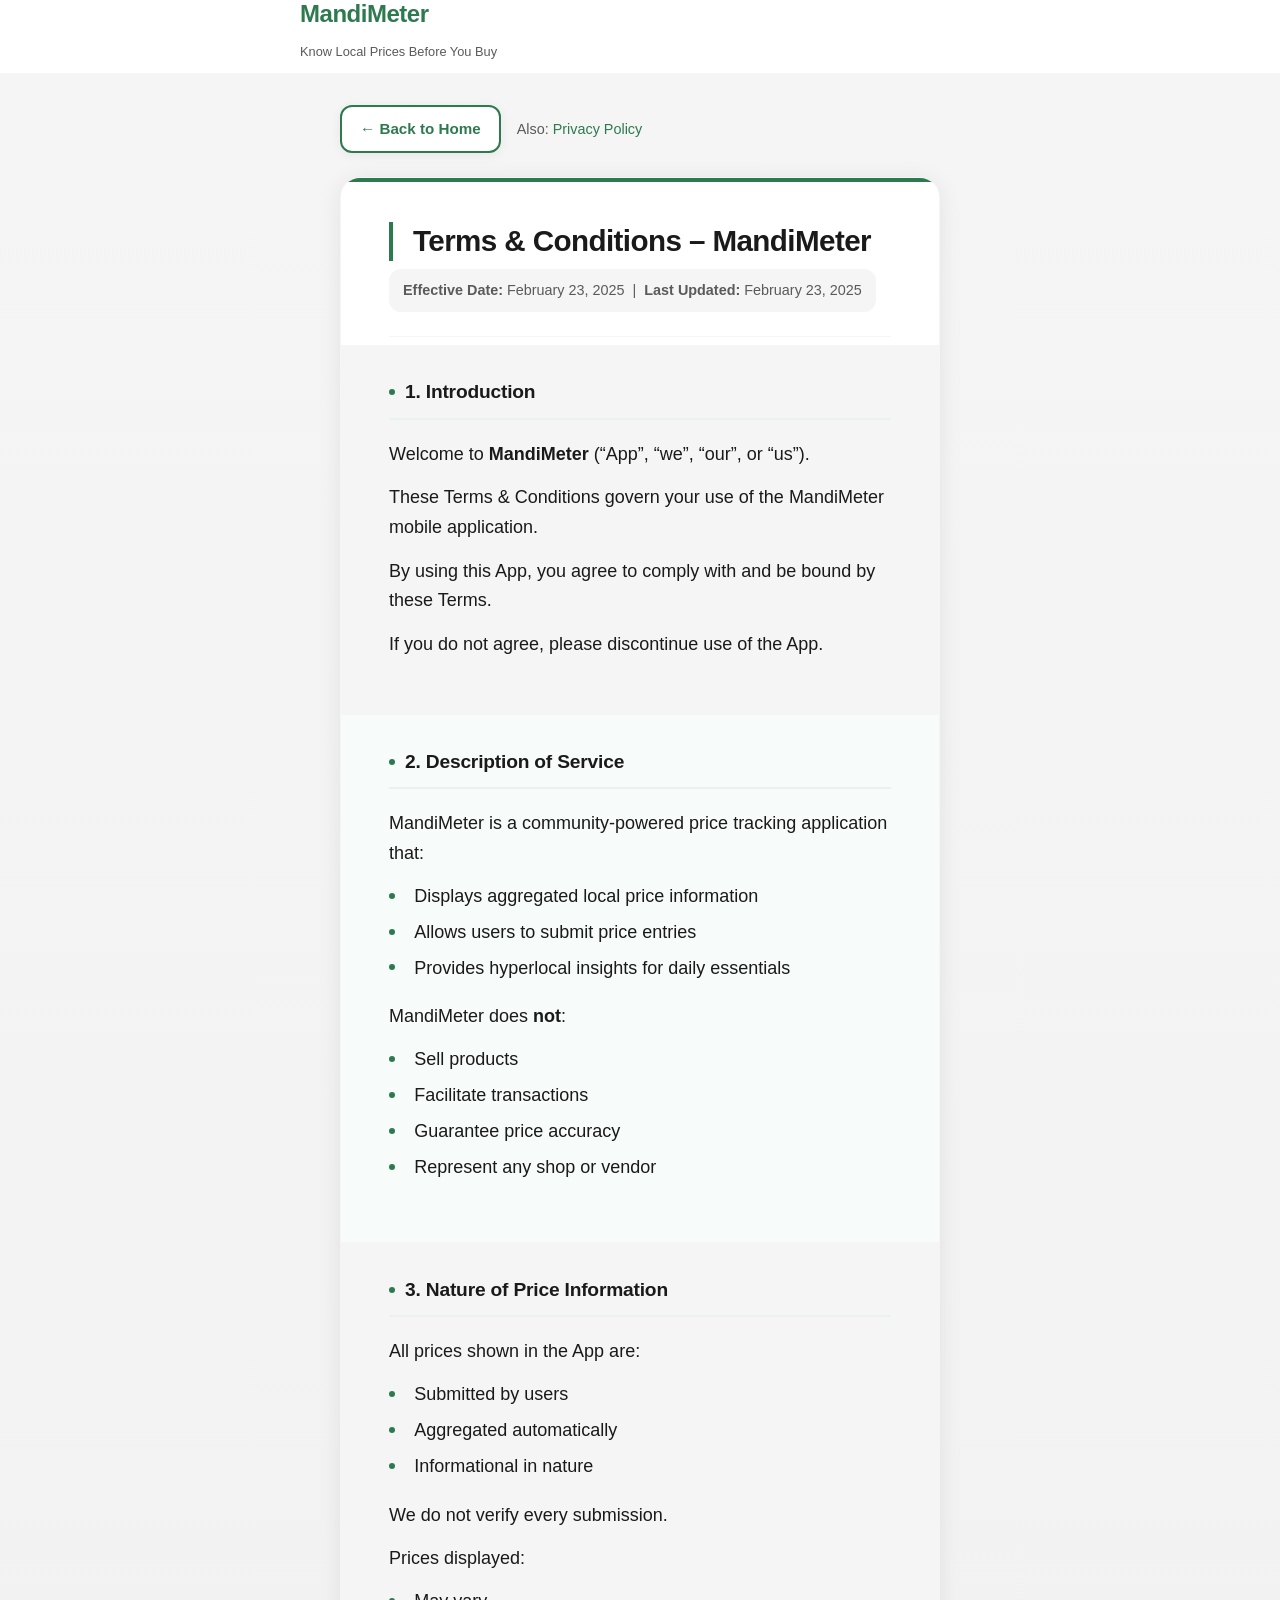
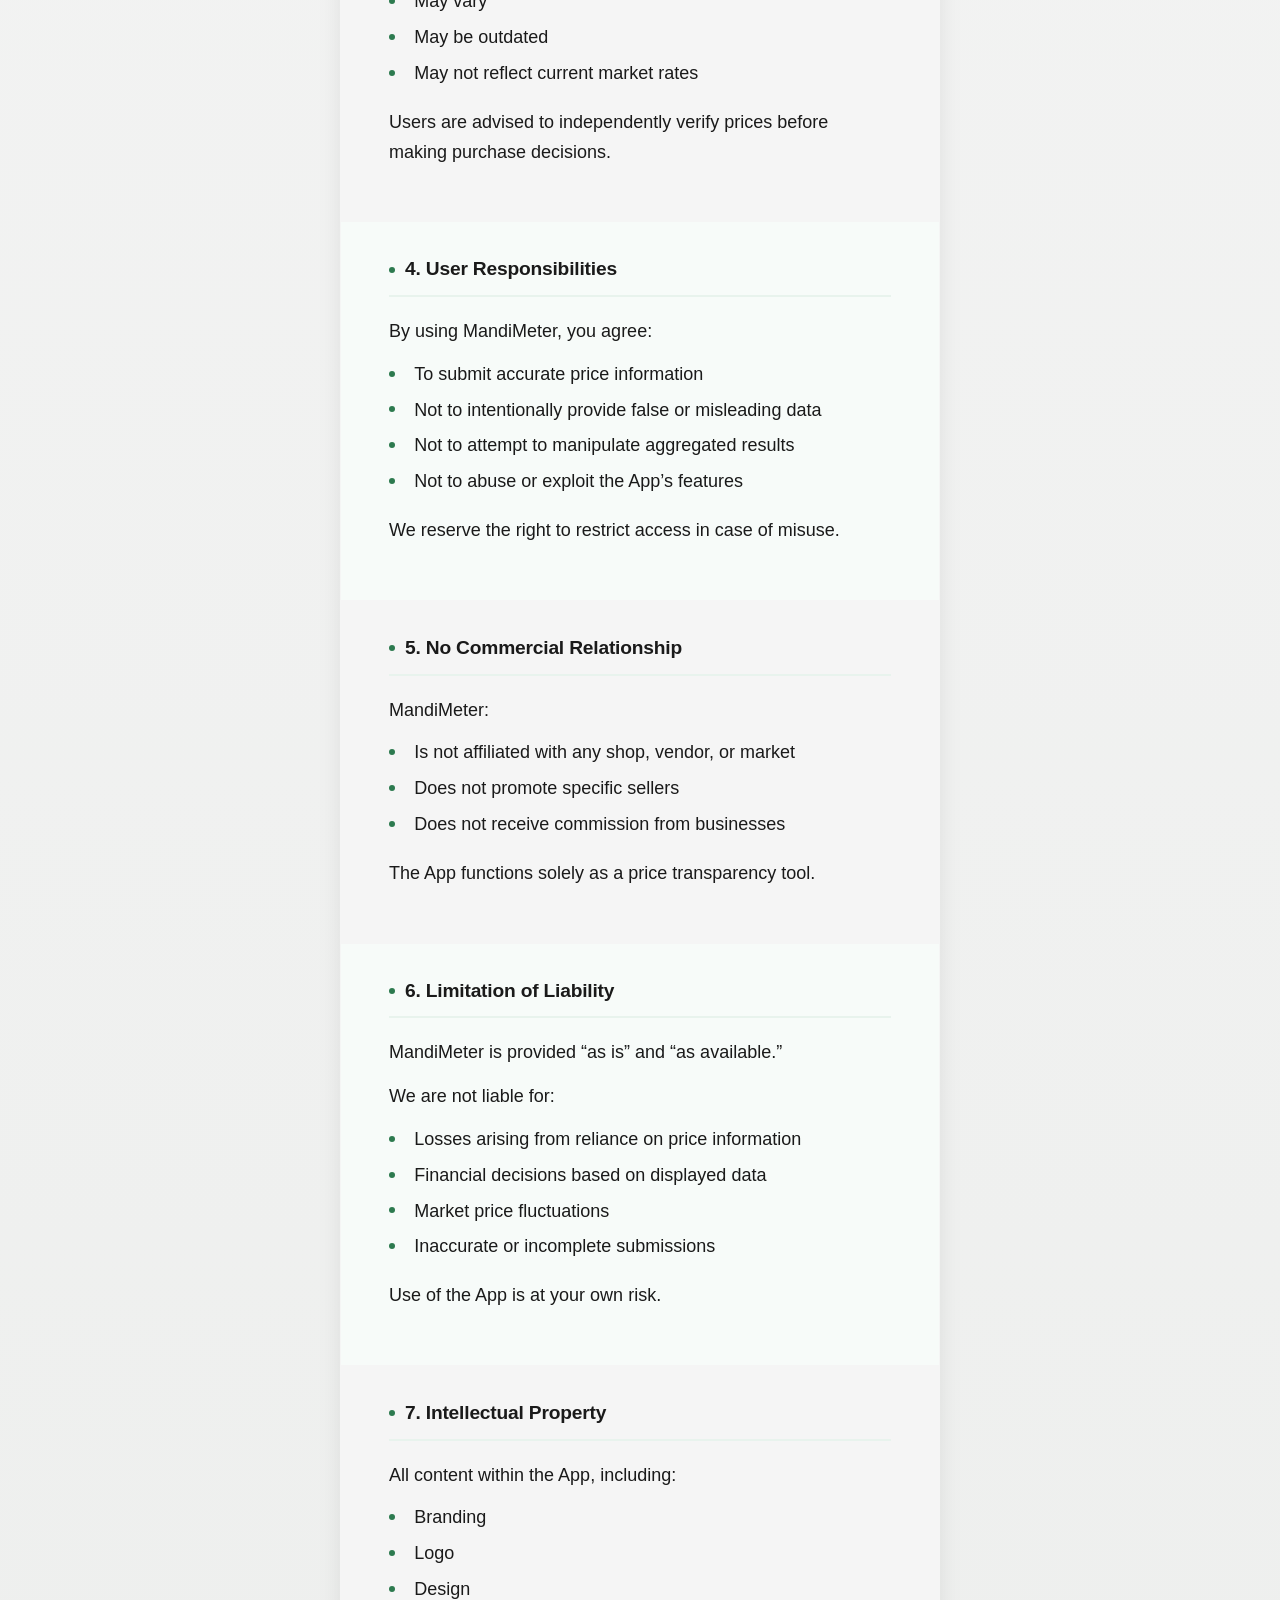
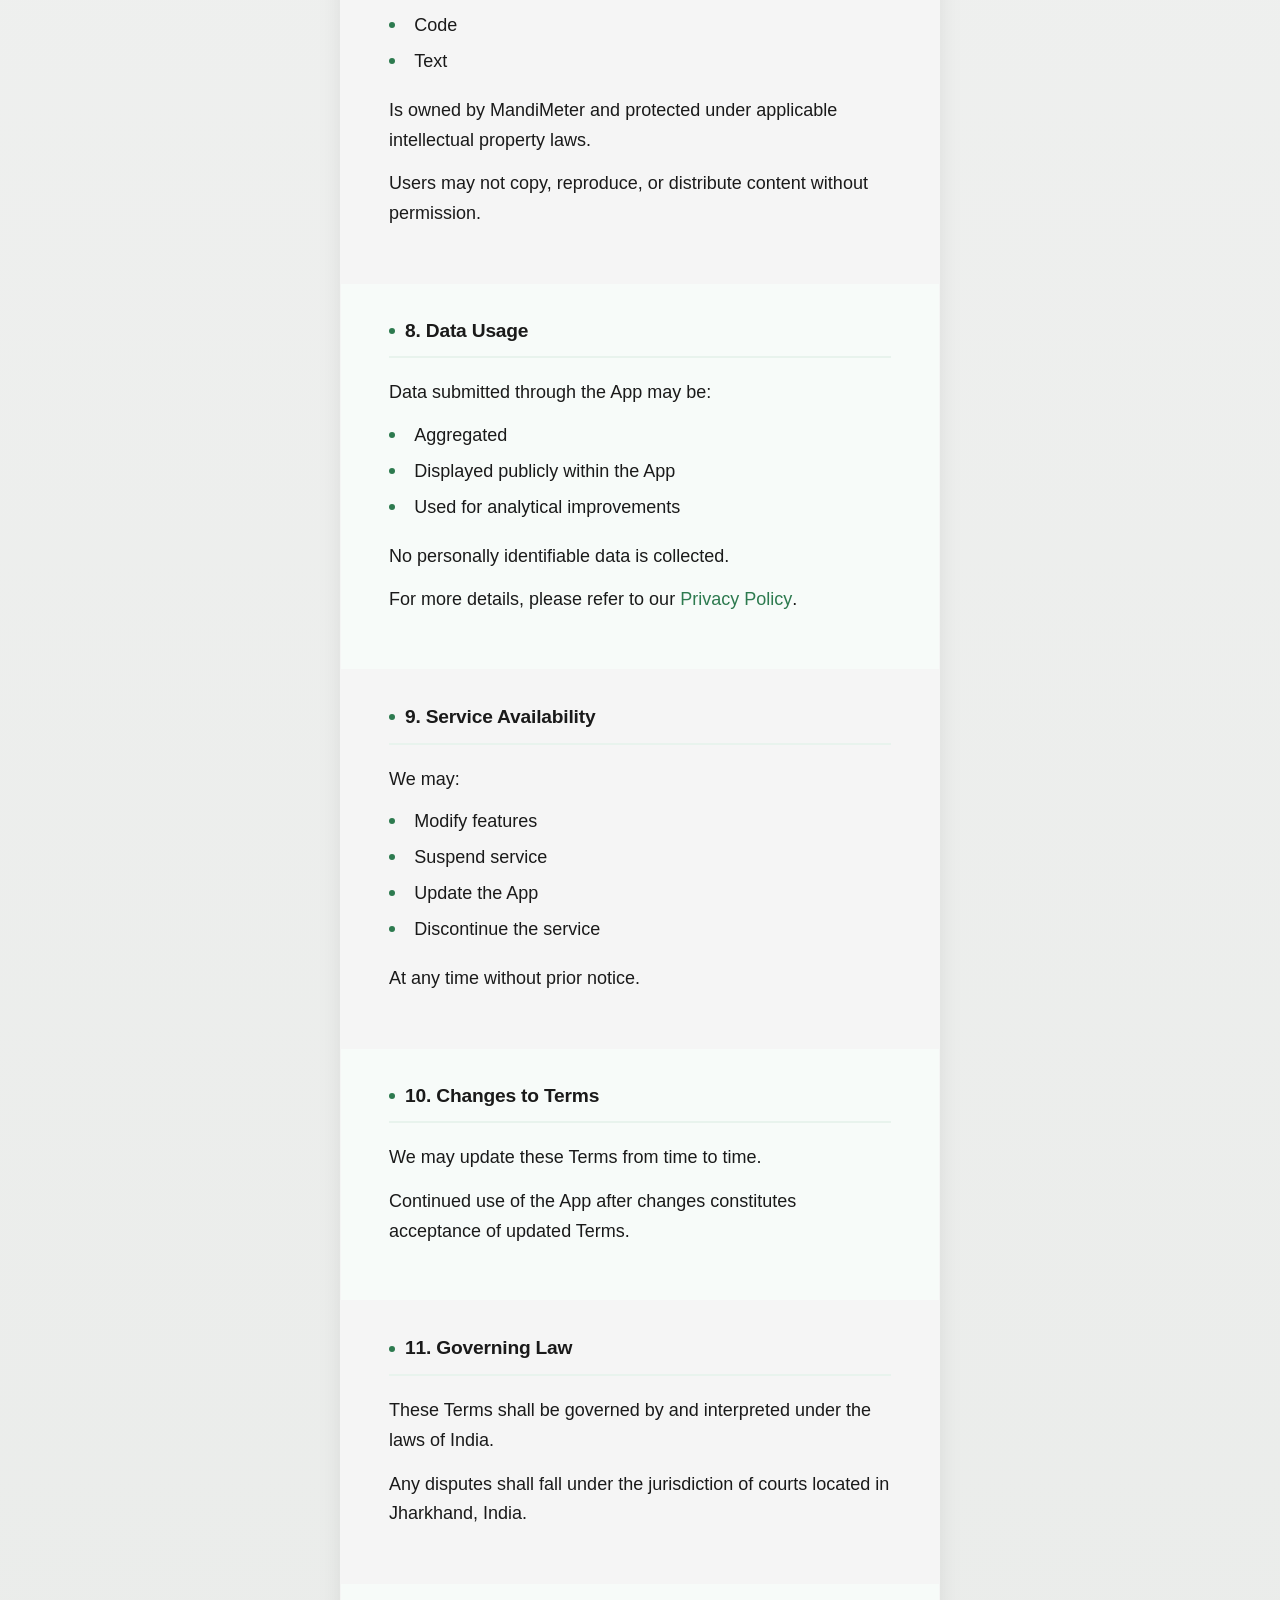
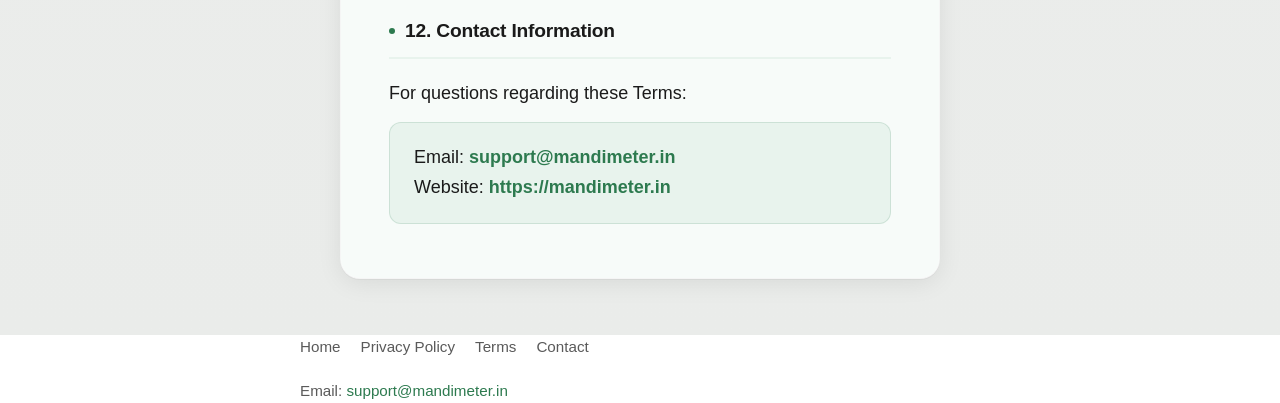
<file: terms.html>
<!DOCTYPE html>
<html lang="en">
<head>
  <meta charset="UTF-8">
  <meta name="viewport" content="width=device-width, initial-scale=1.0">
  <title>Terms &amp; Conditions – MandiMeter</title>
  <meta name="description" content="MandiMeter Terms & Conditions. Rules and guidelines for using our hyperlocal price tracking app.">
  <link rel="canonical" href="https://mandimeter.com/terms.html">
  <meta property="og:type" content="website">
  <meta property="og:url" content="https://mandimeter.com/terms.html">
  <meta property="og:site_name" content="MandiMeter">
  <meta property="og:title" content="Terms &amp; Conditions – MandiMeter">
  <meta property="og:description" content="MandiMeter Terms & Conditions. Rules and guidelines for using our hyperlocal price tracking app.">
  <meta property="og:locale" content="en_IN">
  <meta http-equiv="Content-Security-Policy" content="default-src 'self'; script-src 'self'; style-src 'self' https://fonts.googleapis.com; font-src 'self' https://fonts.gstatic.com; img-src 'self' data:; connect-src 'self'; base-uri 'self'; form-action 'self';">
  <script type="application/ld+json">
  {
    "@context": "https://schema.org",
    "@graph": [
      {
        "@type": "WebPage",
        "name": "Terms & Conditions – MandiMeter",
        "description": "Rules and guidelines for using the MandiMeter hyperlocal price tracking app.",
        "url": "https://mandimeter.com/terms.html",
        "datePublished": "2025-02-23",
        "dateModified": "2025-02-23",
        "publisher": { "@id": "https://mandimeter.com/#organization" }
      },
      {
        "@type": "BreadcrumbList",
        "itemListElement": [
          { "@type": "ListItem", "position": 1, "name": "Home", "item": "https://mandimeter.com/" },
          { "@type": "ListItem", "position": 2, "name": "Terms & Conditions", "item": "https://mandimeter.com/terms.html" }
        ]
      }
    ]
  }
  </script>
  <link rel="preconnect" href="https://fonts.googleapis.com">
  <link rel="preconnect" href="https://fonts.gstatic.com" crossorigin>
  <link rel="stylesheet" href="https://fonts.googleapis.com/css2?family=DM+Sans:ital,opsz,wght@0,9..40,400;0,9..40,500;0,9..40,600;0,9..40,700;1,9..40,400&display=swap">
  <link rel="stylesheet" href="css/styles.css">
</head>
<body>
  <header>
    <div class="container">
      <a href="index.html" class="logo" aria-label="MandiMeter home">MandiMeter</a>
      <p class="tagline">Know Local Prices Before You Buy</p>
    </div>
  </header>

  <main class="policy-page">
    <div class="container container--narrow">
      <nav class="policy-nav" aria-label="Policy navigation">
        <p class="policy-back"><a href="index.html">← Back to Home</a></p>
        <span class="policy-cross-links">Also: <a href="privacy.html">Privacy Policy</a></span>
      </nav>
      <div class="policy-inner">
        <h1 class="policy-title">Terms &amp; Conditions – MandiMeter</h1>
        <p class="policy-meta"><strong>Effective Date:</strong> February 23, 2025 &nbsp;|&nbsp; <strong>Last Updated:</strong> February 23, 2025</p>
        <hr class="policy-divider">

      <section class="policy-section">
        <h2>1. Introduction</h2>
        <p>Welcome to <strong>MandiMeter</strong> (“App”, “we”, “our”, or “us”).</p>
        <p>These Terms &amp; Conditions govern your use of the MandiMeter mobile application.</p>
        <p>By using this App, you agree to comply with and be bound by these Terms.</p>
        <p>If you do not agree, please discontinue use of the App.</p>
      </section>

      <section class="policy-section">
        <h2>2. Description of Service</h2>
        <p>MandiMeter is a community-powered price tracking application that:</p>
        <ul>
          <li>Displays aggregated local price information</li>
          <li>Allows users to submit price entries</li>
          <li>Provides hyperlocal insights for daily essentials</li>
        </ul>
        <p>MandiMeter does <strong>not</strong>:</p>
        <ul>
          <li>Sell products</li>
          <li>Facilitate transactions</li>
          <li>Guarantee price accuracy</li>
          <li>Represent any shop or vendor</li>
        </ul>
      </section>

      <section class="policy-section">
        <h2>3. Nature of Price Information</h2>
        <p>All prices shown in the App are:</p>
        <ul>
          <li>Submitted by users</li>
          <li>Aggregated automatically</li>
          <li>Informational in nature</li>
        </ul>
        <p>We do not verify every submission.</p>
        <p>Prices displayed:</p>
        <ul>
          <li>May vary</li>
          <li>May be outdated</li>
          <li>May not reflect current market rates</li>
        </ul>
        <p>Users are advised to independently verify prices before making purchase decisions.</p>
      </section>

      <section class="policy-section">
        <h2>4. User Responsibilities</h2>
        <p>By using MandiMeter, you agree:</p>
        <ul>
          <li>To submit accurate price information</li>
          <li>Not to intentionally provide false or misleading data</li>
          <li>Not to attempt to manipulate aggregated results</li>
          <li>Not to abuse or exploit the App’s features</li>
        </ul>
        <p>We reserve the right to restrict access in case of misuse.</p>
      </section>

      <section class="policy-section">
        <h2>5. No Commercial Relationship</h2>
        <p>MandiMeter:</p>
        <ul>
          <li>Is not affiliated with any shop, vendor, or market</li>
          <li>Does not promote specific sellers</li>
          <li>Does not receive commission from businesses</li>
        </ul>
        <p>The App functions solely as a price transparency tool.</p>
      </section>

      <section class="policy-section">
        <h2>6. Limitation of Liability</h2>
        <p>MandiMeter is provided “as is” and “as available.”</p>
        <p>We are not liable for:</p>
        <ul>
          <li>Losses arising from reliance on price information</li>
          <li>Financial decisions based on displayed data</li>
          <li>Market price fluctuations</li>
          <li>Inaccurate or incomplete submissions</li>
        </ul>
        <p>Use of the App is at your own risk.</p>
      </section>

      <section class="policy-section">
        <h2>7. Intellectual Property</h2>
        <p>All content within the App, including:</p>
        <ul>
          <li>Branding</li>
          <li>Logo</li>
          <li>Design</li>
          <li>Code</li>
          <li>Text</li>
        </ul>
        <p>Is owned by MandiMeter and protected under applicable intellectual property laws.</p>
        <p>Users may not copy, reproduce, or distribute content without permission.</p>
      </section>

      <section class="policy-section">
        <h2>8. Data Usage</h2>
        <p>Data submitted through the App may be:</p>
        <ul>
          <li>Aggregated</li>
          <li>Displayed publicly within the App</li>
          <li>Used for analytical improvements</li>
        </ul>
        <p>No personally identifiable data is collected.</p>
        <p>For more details, please refer to our <a href="privacy.html">Privacy Policy</a>.</p>
      </section>

      <section class="policy-section">
        <h2>9. Service Availability</h2>
        <p>We may:</p>
        <ul>
          <li>Modify features</li>
          <li>Suspend service</li>
          <li>Update the App</li>
          <li>Discontinue the service</li>
        </ul>
        <p>At any time without prior notice.</p>
      </section>

      <section class="policy-section">
        <h2>10. Changes to Terms</h2>
        <p>We may update these Terms from time to time.</p>
        <p>Continued use of the App after changes constitutes acceptance of updated Terms.</p>
      </section>

      <section class="policy-section">
        <h2>11. Governing Law</h2>
        <p>These Terms shall be governed by and interpreted under the laws of India.</p>
        <p>Any disputes shall fall under the jurisdiction of courts located in Jharkhand, India.</p>
      </section>

      <section class="policy-section">
        <h2>12. Contact Information</h2>
        <p>For questions regarding these Terms:</p>
        <p class="policy-contact">
          Email: <a href="mailto:support@mandimeter.in">support@mandimeter.in</a><br>
          Website: <a href="https://mandimeter.in" target="_blank" rel="noopener noreferrer">https://mandimeter.in</a>
        </p>
      </section>
      </div>
    </div>
  </main>

  <footer>
    <div class="container">
      <nav class="footer-links" aria-label="Footer">
        <a href="index.html">Home</a>
        <a href="privacy.html">Privacy Policy</a>
        <a href="terms.html">Terms</a>
        <a href="mailto:support@mandimeter.in">Contact</a>
      </nav>
      <p class="footer-email">Email: <a href="mailto:support@mandimeter.in">support@mandimeter.in</a></p>
    </div>
  </footer>
</body>
</html>
</file>
<file: css/styles.css>
:root {
  --green: #2d7a4f;
  --green-light: #e8f3ed;
  --green-hover: #246b43;
  --text: #1a1a1a;
  --text-muted: #5a5a5a;
  --white: #ffffff;
  --gray-100: #f5f5f5;
  --radius: 12px;
  --radius-lg: 20px;
  --shadow: 0 2px 12px rgba(0, 0, 0, 0.06);
  --shadow-md: 0 4px 24px rgba(0, 0, 0, 0.08);
  /* Animation – consistent, elegant */
  --ease-out: cubic-bezier(0.22, 1, 0.36, 1);
  --ease-in-out: cubic-bezier(0.65, 0, 0.35, 1);
  --duration-fast: 0.25s;
  --duration-normal: 0.45s;
  --duration-slow: 0.6s;
  --reveal-y: 18px;
}

*,
*::before,
*::after {
  box-sizing: border-box;
}

html {
  scroll-behavior: smooth;
}

body {
  margin: 0;
  font-family: 'DM Sans', -apple-system, BlinkMacSystemFont, 'Segoe UI', Roboto, sans-serif;
  font-size: 18px;
  line-height: 1.6;
  color: var(--text);
  background: var(--white);
}

.sr-only {
  position: absolute;
  width: 1px;
  height: 1px;
  padding: 0;
  margin: -1px;
  overflow: hidden;
  clip: rect(0, 0, 0, 0);
  white-space: nowrap;
  border: 0;
}

/* Global reveal animation – elegant fade + slide up */
@keyframes reveal {
  from {
    opacity: 0;
    transform: translateY(var(--reveal-y));
  }
  to {
    opacity: 1;
    transform: translateY(0);
  }
}

.reveal {
  opacity: 0;
  animation: reveal var(--duration-slow) var(--ease-out) forwards;
}

.reveal-delay-1 { animation-delay: 0.08s; }
.reveal-delay-2 { animation-delay: 0.16s; }
.reveal-delay-3 { animation-delay: 0.24s; }
.reveal-delay-4 { animation-delay: 0.32s; }
.reveal-delay-5 { animation-delay: 0.4s; }
.reveal-delay-6 { animation-delay: 0.48s; }
.reveal-delay-7 { animation-delay: 0.56s; }
.reveal-delay-8 { animation-delay: 0.64s; }
.reveal-delay-9 { animation-delay: 0.72s; }
.reveal-delay-10 { animation-delay: 0.8s; }

@media (prefers-reduced-motion: reduce) {
  .reveal,
  .reveal-delay-1,
  .reveal-delay-2,
  .reveal-delay-3,
  .reveal-delay-4,
  .reveal-delay-5,
  .reveal-delay-6,
  .reveal-delay-7,
  .reveal-delay-8,
  .reveal-delay-9,
  .reveal-delay-10 {
    animation: none;
    opacity: 1;
    transform: none;
  }
}

.container {
  width: 100%;
  max-width: 720px;
  margin: 0 auto;
  padding: 0 20px;
}

.container--wide {
  max-width: 900px;
}

.container--narrow {
  max-width: 640px;
}

/* Header / App bar */
.site-header {
  padding: 16px 0;
  border-bottom: 1px solid var(--gray-100);
  background: var(--white);
}

.header-inner {
  display: flex;
  flex-wrap: wrap;
  align-items: center;
  justify-content: space-between;
  gap: 12px 24px;
}

.header-brand {
  display: flex;
  flex-direction: column;
  gap: 2px;
  text-decoration: none;
  color: inherit;
  margin-left: -6px;
}

.header-brand:hover .logo {
  color: var(--green-hover);
}

.logo {
  display: inline-block;
  font-size: 1.5rem;
  font-weight: 700;
  color: var(--green);
  letter-spacing: -0.02em;
  line-height: 1.2;
  text-decoration: none;
  animation: logo-appear var(--duration-normal) var(--ease-out) both;
}

@keyframes logo-appear {
  from {
    opacity: 0;
    transform: translateY(-6px);
  }
  to {
    opacity: 1;
    transform: translateY(0);
  }
}

@media (prefers-reduced-motion: reduce) {
  .logo {
    animation: none;
  }
}

.tagline {
  font-size: 0.8rem;
  color: var(--text-muted);
  line-height: 1.3;
  font-weight: 400;
}

.header-nav {
  display: flex;
  align-items: center;
  gap: 20px;
}

.header-nav a {
  font-size: 0.9rem;
  color: var(--text-muted);
  text-decoration: none;
  font-weight: 500;
}

.header-nav a:hover {
  color: var(--green);
}

/* Hamburger menu */
.header-menu-btn {
  display: none;
  flex-direction: column;
  justify-content: center;
  align-items: center;
  width: 44px;
  height: 44px;
  padding: 0;
  border: none;
  background: transparent;
  cursor: pointer;
  color: var(--text);
  border-radius: 8px;
  transition: background 0.2s ease, color 0.2s ease;
}

.header-menu-btn:hover {
  background: var(--gray-100);
  color: var(--green);
}

.header-menu-icon,
.header-menu-icon::before,
.header-menu-icon::after {
  display: block;
  width: 22px;
  height: 2px;
  background: currentColor;
  border-radius: 1px;
  transition: transform 0.25s ease, opacity 0.2s ease;
}

.header-menu-icon {
  position: relative;
}

.header-menu-icon::before,
.header-menu-icon::after {
  content: '';
  position: absolute;
  left: 0;
  top: 0;
}

.header-menu-icon::before {
  transform: translateY(-6px);
}

.header-menu-icon::after {
  transform: translateY(6px);
}

.site-header.menu-open .header-menu-icon {
  background: transparent;
}

.site-header.menu-open .header-menu-icon::before {
  transform: translateY(0) rotate(45deg);
}

.site-header.menu-open .header-menu-icon::after {
  transform: translateY(0) rotate(-45deg);
}

@media (max-width: 640px) {
  .header-menu-btn {
    display: flex;
  }

  .header-nav {
    position: absolute;
    top: 100%;
    left: 0;
    right: 0;
    flex-direction: column;
    align-items: stretch;
    gap: 0;
    padding: 12px 0;
    background: var(--white);
    border-bottom: 1px solid var(--gray-100);
    box-shadow: 0 8px 24px rgba(0, 0, 0, 0.08);
    max-height: 0;
    overflow: hidden;
    opacity: 0;
    visibility: hidden;
    transition: max-height 0.3s ease, opacity 0.2s ease, visibility 0.2s ease;
  }

  .site-header {
    position: relative;
  }

  .site-header.menu-open .header-nav {
    max-height: 280px;
    opacity: 1;
    visibility: visible;
  }

  .header-nav a {
    display: block;
    padding: 14px 24px;
    font-size: 1rem;
    border-radius: 0;
  }
}

@media (min-width: 641px) {
  .site-header.menu-open .header-nav {
    max-height: none;
    opacity: 1;
    visibility: visible;
  }
}

@media (prefers-reduced-motion: reduce) {

  .header-menu-icon,
  .header-menu-icon::before,
  .header-menu-icon::after {
    transition: none;
  }

  .header-nav {
    transition: none;
  }
}

/* Buttons */
.btn {
  display: inline-flex;
  align-items: center;
  justify-content: center;
  gap: 8px;
  padding: 14px 24px;
  font-family: inherit;
  font-size: 1rem;
  font-weight: 600;
  text-decoration: none;
  border: none;
  border-radius: var(--radius);
  cursor: pointer;
  transition: background var(--duration-fast) var(--ease-out), transform var(--duration-fast) var(--ease-out), color var(--duration-fast) var(--ease-out);
}

.btn:hover {
  transform: translateY(-1px);
}

.btn:focus-visible {
  outline: 2px solid var(--green);
  outline-offset: 2px;
}

.btn--primary {
  background: var(--green);
  color: var(--white);
}

.btn--primary:hover {
  background: var(--green-hover);
}

.btn--secondary {
  background: var(--white);
  color: var(--green);
  border: 2px solid var(--green);
}

.btn--secondary:hover {
  background: var(--green-light);
}

.btn--large {
  padding: 18px 32px;
  font-size: 1.1rem;
}

/* Hero */
.hero {
  padding: 56px 0 24px;
  text-align: center;
  background: linear-gradient(180deg, var(--white) 0%, var(--gray-100) 100%);
  overflow: visible;
}

.hero-badge {
  display: inline-block;
  font-size: 0.85rem;
  font-weight: 600;
  color: var(--green);
  background: var(--green-light);
  padding: 8px 16px;
  border-radius: 999px;
  margin: 0 0 20px;
  letter-spacing: 0.02em;
}

.hero h1 {
  font-size: clamp(1.85rem, 5vw, 2.5rem);
  font-weight: 700;
  line-height: 1.2;
  margin: 0 0 20px;
  color: var(--text);
  letter-spacing: -0.02em;
}

.hero .subheadline {
  font-size: 1.15rem;
  color: var(--text-muted);
  max-width: 520px;
  margin: 0 auto 36px;
  line-height: 1.6;
}

.hero-cta {
  display: flex;
  flex-wrap: wrap;
  gap: 14px;
  justify-content: center;
  align-items: flex-start;
  margin-bottom: 48px;
}

.hero-cta-primary {
  display: flex;
  flex-direction: column;
  align-items: center;
  gap: 8px;
}

.hero-cta-note {
  font-size: 0.85rem;
  color: var(--text-muted);
  font-weight: 500;
}

/* Three phones: middle iPhone-style, side phones tucked in; extends behind next section */
.mockup-phones-stack {
  display: flex;
  flex-direction: row;
  justify-content: center;
  align-items: flex-end;
  gap: -50px;
  margin: 0 auto -50px;
  max-width: 90vw;
  animation: mockup-card-in var(--duration-slow) var(--ease-out) 0.35s both;
  position: relative;
  z-index: 0;
}

.mockup-phone-slice {
  width: 200px;
  min-height: 299px;
  border-radius: 18px 18px 10px 10px;
  box-shadow: 0 16px 40px rgba(0, 0, 0, 0.15), 0 0 0 2px rgba(255, 255, 255, 0.06);
  flex-shrink: 0;
  position: relative;
  background: #1a1a1a;
  z-index: 0;
}

.mockup-phone-slice--left {
  transform: translateY(12px) translateX(18px) scale(0.96);
}

.mockup-phone-slice--center {
  transform: translateY(0) scale(1.08);
  z-index: 2;
  box-shadow: 0 24px 56px rgba(0, 0, 0, 0.22), 0 0 0 2px rgba(255, 255, 255, 0.1);
  width: 220px;
  min-height: 329px;
  border-radius: 32px 32px 14px 14px;
  background: #2c2c2e;
}

.mockup-phone-slice--right {
  transform: translateY(12px) translateX(-18px) scale(0.96);
}

@media (max-width: 640px) {

  .mockup-phone-slice--left,
  .mockup-phone-slice--right {
    display: none;
  }
}

.mockup-phones-stack .mockup-phone {
  margin: 0;
  flex-shrink: 0;
  width: 200px;
  max-width: none;
  animation: none;
  position: relative;
}

.mockup-phones-stack .mockup-phone-slice--center .mockup-phone {
  width: 220px;
}

.mockup-phones-stack .mockup-phone-frame {
  box-shadow: none;
}

/* Center = iPhone style: rounded frame */
.mockup-phones-stack .mockup-phone-slice--center .mockup-phone-frame {
  border-radius: 30px;
  padding: 8px;
  background: #2c2c2e;
  box-shadow: inset 0 0 0 1px rgba(255, 255, 255, 0.08);
}

.mockup-phones-stack .mockup-phone-slice--center .mockup-phone-notch {
  display: none;
}

.mockup-phones-stack .mockup-phone-slice--center .mockup {
  border-radius: 24px;
}

.mockup-phones-stack .mockup-phone-notch {
  width: 56px;
  height: 14px;
  border-radius: 0 0 12px 12px;
}

.mockup-phone {
  margin: 0 auto;
  width: 240px;
  max-width: 56vw;
  animation: mockup-card-in 0.6s ease-out both;
}

.mockup-phone-frame {
  background: #1a1a1a;
  border-radius: 28px;
  padding: 10px;
  box-shadow: 0 24px 48px rgba(0, 0, 0, 0.15), 0 0 0 2px rgba(255, 255, 255, 0.08);
  position: relative;
  aspect-ratio: 9 / 19.2;
  min-height: 420px;
}

.mockup-phone-notch {
  position: absolute;
  top: 0;
  left: 50%;
  transform: translateX(-50%);
  width: 64px;
  height: 18px;
  background: #1a1a1a;
  border-radius: 0 0 14px 14px;
  z-index: 1;
}

.mockup-phone .mockup {
  background: var(--white);
  border-radius: 18px;
  padding: 0;
  box-shadow: none;
  max-width: none;
  margin: 0;
  border: none;
  border-radius: 14px;
  overflow: hidden;
  animation: none;
  min-height: 100%;
  box-sizing: border-box;
  display: flex;
  flex-direction: column;
}

.mockup-phone .mockup::before {
  display: none;
}

.mockup-appbar {
  background: var(--green);
  color: var(--white);
  padding: 8px 14px 10px;
  display: flex;
  align-items: center;
  justify-content: space-between;
  flex-shrink: 0;
  min-height: 44px;
  box-sizing: border-box;
}

.mockup-appbar-brand {
  display: flex;
  flex-direction: column;
  gap: 0;
  width: 5.2em;
  min-width: 0;
  margin-left: -12px;
}

.mockup-appbar-title {
  font-size: 0.85rem;
  font-weight: 700;
  letter-spacing: -0.02em;
  line-height: 1.2;
  white-space: nowrap;
}

.mockup-appbar-tagline {
  font-size: 0.3rem;
  font-weight: 500;
  opacity: 0.9;
  line-height: 1.2;
  min-width: 0;
  overflow-wrap: break-word;
  word-break: break-word;
  letter-spacing: -0.01em;
}

.mockup-appbar-area {
  font-size: 0.75rem;
  font-weight: 500;
  opacity: 0.95;
}

.mockup-screen {
  padding: 14px 14px 16px;
  flex: 1;
  display: flex;
  flex-direction: column;
  min-height: 0;
}

.mockup-phone .mockup-title {
  font-size: 0.8rem;
  margin-bottom: 4px;
}


.mockup-phone .mockup-list {
  flex: 1;
}

.mockup-phone .mockup-list li {
  padding: 8px 0;
  font-size: 0.875rem;
}

.mockup-phone .mockup-list li:last-child {
  border-bottom: none;
}

.mockup-phone .mockup-footer {
  font-size: 0.7rem;
  margin-top: 10px;
}

.mockup-phone .mockup-title,
.mockup-phone .mockup-list li,
.mockup-phone .mockup-footer {
  animation: mockup-line-in 0.45s ease-out both;
}

.mockup-phone .mockup-title {
  animation-delay: 0.25s;
}

.mockup-phone .mockup-list li:nth-child(1) {
  animation-delay: 0.4s;
}

.mockup-phone .mockup-list li:nth-child(2) {
  animation-delay: 0.5s;
}

.mockup-phone .mockup-list li:nth-child(3) {
  animation-delay: 0.6s;
}

.mockup-phone .mockup-list li:nth-child(4) {
  animation-delay: 0.7s;
}

.mockup-phone .mockup-footer {
  animation-delay: 0.85s;
}

.mockup {
  background: var(--white);
  border-radius: 24px;
  padding: 28px 20px;
  box-shadow: var(--shadow-md), 0 0 0 10px var(--gray-100);
  max-width: 280px;
  margin: 0 auto;
  border: 2px solid rgba(0, 0, 0, 0.06);
  position: relative;
  overflow: hidden;
  animation: mockup-card-in 0.6s ease-out both;
}

.mockup::before {
  content: '';
  position: absolute;
  top: 0;
  left: 0;
  right: 0;
  height: 4px;
  background: var(--green);
}

.mockup-title {
  font-size: 0.9rem;
  font-weight: 600;
  color: var(--green);
  margin-bottom: 16px;
  text-align: left;
  opacity: 0;
  animation: mockup-line-in 0.45s ease-out 0.2s both;
}

.mockup-list {
  list-style: none;
  padding: 0;
  margin: 0;
  text-align: left;
}

.mockup-list li {
  display: flex;
  justify-content: space-between;
  padding: 12px 0;
  border-bottom: 1px solid rgba(0, 0, 0, 0.06);
  font-size: 1rem;
  opacity: 0;
  animation: mockup-line-in 0.45s ease-out both;
}

.mockup-list li:nth-child(1) {
  animation-delay: 0.35s;
}

.mockup-list li:nth-child(2) {
  animation-delay: 0.45s;
}

.mockup-list li:nth-child(3) {
  animation-delay: 0.55s;
}

.mockup-list li:last-child {
  border-bottom: none;
}

.mockup-item-right {
  display: inline-flex;
  flex-direction: column;
  align-items: flex-end;
  gap: 2px;
}

.mockup-list .price {
  font-weight: 600;
  color: var(--green);
}

.mockup-item-reports {
  display: inline-flex;
  align-items: center;
  gap: 2px;
  font-size: 0.42rem;
  color: var(--text-muted);
  font-weight: 500;
  line-height: 1.2;
  letter-spacing: 0.01em;
}

/* People/group icon – “reported by X users” (plural) */
.mockup-icon-person {
  flex-shrink: 0;
  width: 6px;
  height: 6px;
  background: currentColor;
  mask-image: url("data:image/svg+xml,%3Csvg xmlns='http://www.w3.org/2000/svg' viewBox='0 0 24 24' fill='none' stroke='black' stroke-width='2' stroke-linecap='round' stroke-linejoin='round'%3E%3Cpath d='M17 21v-2a4 4 0 0 0-4-4H5a4 4 0 0 0-4 4v2'/%3E%3Ccircle cx='9' cy='7' r='4'/%3E%3Cpath d='M23 21v-2a4 4 0 0 0-3-3.87'/%3E%3Cpath d='M16 3.13a4 4 0 0 1 0 7.75'/%3E%3C/svg%3E");
  mask-size: contain;
  mask-repeat: no-repeat;
  mask-position: center;
  -webkit-mask-image: url("data:image/svg+xml,%3Csvg xmlns='http://www.w3.org/2000/svg' viewBox='0 0 24 24' fill='none' stroke='black' stroke-width='2' stroke-linecap='round' stroke-linejoin='round'%3E%3Cpath d='M17 21v-2a4 4 0 0 0-4-4H5a4 4 0 0 0-4 4v2'/%3E%3Ccircle cx='9' cy='7' r='4'/%3E%3Cpath d='M23 21v-2a4 4 0 0 0-3-3.87'/%3E%3Cpath d='M16 3.13a4 4 0 0 1 0 7.75'/%3E%3C/svg%3E");
  -webkit-mask-size: contain;
  -webkit-mask-repeat: no-repeat;
  -webkit-mask-position: center;
  opacity: 0.8;
}

.mockup-footer {
  font-size: 0.8rem;
  color: var(--text-muted);
  margin-top: 16px;
  text-align: left;
  opacity: 0;
  animation: mockup-line-in 0.45s ease-out 0.7s both;
}

@keyframes mockup-card-in {
  from {
    opacity: 0;
    transform: translateY(24px) scale(0.98);
  }
  to {
    opacity: 1;
    transform: translateY(0) scale(1);
  }
}

@keyframes mockup-line-in {
  from {
    opacity: 0;
    transform: translateX(-10px);
  }

  to {
    opacity: 1;
    transform: translateX(0);
  }
}

@media (prefers-reduced-motion: reduce) {

  .mockup,
  .mockup-phone,
  .mockup-phones-stack,
  .mockup-title,
  .mockup-list li,
  .mockup-footer {
    animation: none;
    opacity: 1;
    transform: none;
  }
}

/* Social proof – editorial card + rotating quotes */
.social-proof {
  padding: 40px 0 48px;
}

.social-proof-heading {
  font-size: clamp(1.1rem, 2.5vw, 1.25rem);
  font-weight: 600;
  color: var(--text-muted);
  text-transform: uppercase;
  letter-spacing: 0.08em;
  margin: 0 0 20px;
  text-align: center;
}

.social-proof-card {
  max-width: 520px;
  margin: 0 auto;
  background: var(--white);
  border-radius: var(--radius-lg);
  box-shadow: 0 4px 24px rgba(0, 0, 0, 0.06), 0 0 0 1px rgba(0, 0, 0, 0.04);
  overflow: hidden;
  position: relative;
}

.social-proof-card::before {
  content: '';
  position: absolute;
  top: 0;
  left: 0;
  right: 0;
  height: 4px;
  background: linear-gradient(90deg, var(--green) 0%, var(--green-light) 100%);
}

.social-proof-quotes {
  display: flex;
  flex-direction: column;
  min-width: 0;
}

.social-proof-rotator {
  position: relative;
  min-height: 100px;
  padding: 28px 28px 12px;
}

.social-proof-rotator-inner {
  position: relative;
  min-height: 72px;
}

.social-proof-rotator .social-proof-item {
  position: absolute;
  top: 0;
  left: 0;
  right: 0;
  margin: 0;
  padding: 0;
  opacity: 0;
  visibility: hidden;
  transform: translateY(14px);
  transition: opacity var(--duration-normal) var(--ease-out), visibility var(--duration-normal) var(--ease-out), transform var(--duration-slow) var(--ease-out);
  background: none;
  border: none;
  border-radius: 0;
  box-shadow: none;
}

.social-proof-rotator .social-proof-item.is-visible {
  position: relative;
  opacity: 1;
  visibility: visible;
  transform: translateY(0);
}

@media (prefers-reduced-motion: reduce) {
  .social-proof-rotator .social-proof-item {
    transition: opacity 0.2s ease, visibility 0.2s ease;
    transform: none;
  }
}

.social-proof-quote-mark {
  display: block;
  font-size: 3rem;
  line-height: 1;
  color: var(--green);
  opacity: 0.35;
  font-family: Georgia, serif;
  margin-bottom: -8px;
}

.social-proof-text {
  font-size: 1.2rem;
  font-weight: 500;
  color: var(--text);
  line-height: 1.5;
  margin: 0 0 12px;
}

.social-proof-author {
  font-size: 0.85rem;
  color: var(--text-muted);
  margin: 0;
  font-weight: 500;
}

.social-proof-footer {
  padding: 0 28px 20px;
}

.social-proof-indicators {
  display: flex;
  align-items: center;
  justify-content: center;
  gap: 12px;
  flex-wrap: wrap;
}

.social-proof-dot {
  width: 6px;
  height: 6px;
  border-radius: 50%;
  background: var(--text-muted);
  opacity: 0.35;
  transition: opacity 0.25s ease, background 0.25s ease, transform 0.25s ease;
}

.social-proof-dot.is-active {
  background: var(--green);
  opacity: 1;
  transform: scale(1.25);
}

.social-proof-join-wrap {
  display: flex;
  align-items: center;
  justify-content: center;
  gap: 10px;
  padding: 16px 24px;
  background: linear-gradient(180deg, var(--green-light) 0%, rgba(232, 243, 237, 0.5) 100%);
  border-top: 1px solid rgba(45, 122, 79, 0.12);
}

.social-proof-join-icon {
  flex-shrink: 0;
  color: var(--green);
  opacity: 0.9;
}

.social-proof-join {
  margin: 0;
  font-size: 0.95rem;
  color: var(--text);
  line-height: 1.4;
}

.social-proof-join strong {
  color: var(--green);
  font-weight: 700;
}

/* Sections */
section {
  padding: 56px 0;
}

section:nth-child(even) {
  background: var(--gray-100);
}

.section-title,
.trust h2,
.launch h2,
.faq h2 {
  font-size: clamp(1.45rem, 4vw, 1.8rem);
  font-weight: 700;
  margin: 0 0 24px;
  color: var(--text);
  letter-spacing: -0.02em;
  display: flex;
  align-items: center;
  gap: 12px;
}

.trust h2::before,
.launch h2::before,
.faq h2::before {
  content: '';
  width: 8px;
  height: 8px;
  background: var(--green);
  border-radius: 50%;
  flex-shrink: 0;
}

.section-intro {
  color: var(--text-muted);
  margin-bottom: 32px;
  max-width: 560px;
  line-height: 1.65;
}

/* Why People Overpay – single card with list */
.problem {
  position: relative;
  z-index: 1;
  margin-top: -50px;
  padding-top: 106px;
}

.problem-card {
  max-width: 560px;
  margin: 0 auto;
  padding: 32px 28px 28px;
  background: var(--white);
  border-radius: var(--radius-lg);
  box-shadow: 0 4px 24px rgba(0, 0, 0, 0.06), 0 0 0 1px rgba(0, 0, 0, 0.04);
  position: relative;
  overflow: hidden;
}

.problem-card::before {
  content: '';
  position: absolute;
  top: 0;
  left: 0;
  right: 0;
  height: 4px;
  background: linear-gradient(90deg, var(--green) 0%, var(--green-light) 100%);
}

.problem-card h2 {
  font-size: clamp(1.35rem, 3.5vw, 1.65rem);
  font-weight: 700;
  margin: 0 0 10px;
  color: var(--text);
  letter-spacing: -0.02em;
}

.problem-intro {
  font-size: 1rem;
  color: var(--text-muted);
  margin: 0 0 24px;
  line-height: 1.55;
}

.problem-list {
  list-style: none;
  padding: 0;
  margin: 0 0 24px;
  border-top: 1px solid rgba(0, 0, 0, 0.06);
  padding-top: 20px;
}

.problem-list li {
  display: flex;
  align-items: center;
  gap: 14px;
  padding: 10px 0;
  font-size: 1rem;
  font-weight: 500;
  color: var(--text);
  line-height: 1.4;
}

.problem-list li + li {
  border-top: 1px solid rgba(0, 0, 0, 0.05);
}

.problem-list-icon {
  flex-shrink: 0;
  width: 32px;
  height: 32px;
  background: var(--green-light);
  border-radius: 8px;
  display: flex;
  align-items: center;
  justify-content: center;
  color: var(--green);
}

.problem-list-icon svg {
  display: block;
}

.problem-closing {
  margin: 0;
  padding: 16px 20px;
  background: var(--green-light);
  border-radius: var(--radius);
  font-size: 1rem;
  font-weight: 600;
  color: var(--text);
  line-height: 1.5;
}

/* How It Works – redesign with numbered steps + connector */
.how-it-works h2 {
  font-size: clamp(1.45rem, 4vw, 1.8rem);
  font-weight: 700;
  margin: 0 0 8px;
  color: var(--text);
  letter-spacing: -0.02em;
}

.how-header {
  margin-bottom: 36px;
}

.how-intro {
  font-size: 1.05rem;
  color: var(--text-muted);
  margin: 0;
  line-height: 1.5;
}

.steps {
  display: grid;
  grid-template-columns: 1fr;
  gap: 20px 0;
  margin-top: 0;
}

@media (min-width: 640px) {
  .steps {
    grid-template-columns: 1fr auto 1fr auto 1fr;
    align-items: stretch;
    gap: 0 8px;
  }
}

.step {
  display: flex;
  flex-direction: column;
  align-items: center;
  text-align: center;
  padding: 28px 20px;
  background: var(--white);
  border-radius: var(--radius-lg);
  box-shadow: 0 2px 16px rgba(0, 0, 0, 0.05);
  border: 1px solid rgba(0, 0, 0, 0.05);
  transition: box-shadow var(--duration-normal) var(--ease-out), transform var(--duration-normal) var(--ease-out);
  position: relative;
}

.step:hover {
  box-shadow: 0 8px 28px rgba(0, 0, 0, 0.08);
  transform: translateY(-3px);
}

.step-num {
  position: absolute;
  top: 14px;
  left: 14px;
  width: 28px;
  height: 28px;
  border-radius: 50%;
  background: var(--green);
  color: var(--white);
  font-size: 0.9rem;
  font-weight: 700;
  display: flex;
  align-items: center;
  justify-content: center;
  line-height: 1;
}

.step-icon {
  width: 52px;
  height: 52px;
  margin: 20px 0 16px;
  background: var(--green-light);
  border-radius: 16px;
  display: flex;
  align-items: center;
  justify-content: center;
  color: var(--green);
}

.step-icon svg {
  flex-shrink: 0;
}

.step-body {
  flex: 1;
}

.step h3 {
  font-size: 1.05rem;
  font-weight: 600;
  margin: 0 0 8px;
  color: var(--text);
}

.step p {
  font-size: 0.9rem;
  color: var(--text-muted);
  margin: 0;
  line-height: 1.45;
}

.step-connector {
  display: none;
  width: 24px;
  align-self: center;
  border-top: 2px dashed rgba(45, 122, 79, 0.35);
}

@media (min-width: 640px) {
  .step-connector {
    display: block;
  }
}

/* Features – redesign with accent bar */
.features-section h2 {
  font-size: clamp(1.45rem, 4vw, 1.8rem);
  font-weight: 700;
  margin: 0 0 8px;
  color: var(--text);
  letter-spacing: -0.02em;
}

.features-header {
  margin-bottom: 32px;
}

.features-intro {
  font-size: 1.05rem;
  color: var(--text-muted);
  margin: 0;
  line-height: 1.5;
}

.features-grid {
  display: grid;
  grid-template-columns: 1fr;
  gap: 20px;
  margin-top: 0;
}

@media (min-width: 500px) {
  .features-grid {
    grid-template-columns: repeat(2, 1fr);
  }
}

.feature {
  position: relative;
  background: var(--white);
  padding: 24px 24px 24px 28px;
  border-radius: var(--radius-lg);
  box-shadow: 0 2px 16px rgba(0, 0, 0, 0.05);
  border: 1px solid rgba(0, 0, 0, 0.05);
  transition: box-shadow var(--duration-normal) var(--ease-out), border-color var(--duration-fast) var(--ease-out), transform var(--duration-normal) var(--ease-out);
  overflow: hidden;
}

.feature:hover {
  box-shadow: 0 8px 28px rgba(0, 0, 0, 0.08);
  border-color: rgba(45, 122, 79, 0.12);
  transform: translateY(-2px);
}

@media (prefers-reduced-motion: reduce) {
  .btn:hover,
  .step:hover,
  .feature:hover {
    transform: none;
  }
}

.feature-accent {
  position: absolute;
  top: 0;
  left: 0;
  width: 4px;
  height: 100%;
  background: linear-gradient(180deg, var(--green) 0%, var(--green-light) 100%);
  opacity: 0.9;
}

.feature--highlight .feature-accent {
  width: 5px;
  opacity: 1;
}

.feature-icon {
  width: 44px;
  height: 44px;
  background: var(--green-light);
  border-radius: 12px;
  display: flex;
  align-items: center;
  justify-content: center;
  margin-bottom: 16px;
  color: var(--green);
}

.feature h3 {
  font-size: 1.1rem;
  font-weight: 600;
  margin: 0 0 6px;
  color: var(--text);
}

.feature p {
  font-size: 0.95rem;
  color: var(--text-muted);
  margin: 0;
  line-height: 1.5;
}

/* Trust */
.trust-card {
  background: var(--white);
  border-radius: var(--radius-lg);
  padding: 40px 32px;
  box-shadow: var(--shadow);
  border: 1px solid rgba(0, 0, 0, 0.04);
  border-left: 4px solid var(--green);
}

.trust .trust-card h2 {
  margin-top: 0;
}

.trust .section-intro {
  margin-bottom: 16px;
}

.trust .disclaimer {
  font-size: 0.9rem;
  color: var(--text-muted);
  font-style: italic;
  margin: 24px 0 0;
}

/* Launch city */
.launch-cta {
  margin-top: 24px;
}

/* FAQ */
.faq-list {
  margin: 0;
  padding: 0;
  list-style: none;
}

.faq-item {
  border-bottom: 1px solid var(--gray-100);
  padding-left: 0;
}

.faq-item:first-child {
  border-top: 1px solid var(--gray-100);
}

.faq-q {
  font-size: 1.08rem;
  font-weight: 600;
  margin: 0;
  padding: 22px 0 8px 20px;
  position: relative;
  border-left: 3px solid transparent;
  transition: border-color 0.2s;
}

.faq-item:hover .faq-q {
  border-left-color: var(--green-light);
}

.faq-q::before {
  content: '';
  position: absolute;
  left: 8px;
  top: 28px;
  width: 6px;
  height: 6px;
  background: var(--green);
  border-radius: 50%;
}

.faq-a {
  font-size: 1rem;
  color: var(--text-muted);
  margin: 0;
  padding: 0 0 22px 20px;
  line-height: 1.6;
}

/* Final CTA */
.final-cta {
  text-align: center;
  padding: 72px 0;
  background: linear-gradient(180deg, var(--green-light) 0%, rgba(232, 243, 237, 0.5) 100%);
}

.final-cta-inner {
  max-width: 480px;
  margin: 0 auto;
}

.final-cta h2 {
  font-size: clamp(1.5rem, 4vw, 1.85rem);
  margin: 0 0 28px;
  letter-spacing: -0.02em;
}

.final-cta .subtext {
  font-size: 0.95rem;
  color: var(--text-muted);
  margin-top: 20px;
}

/* Footer */
.site-footer {
  padding: 40px 0 36px;
  border-top: 1px solid rgba(0, 0, 0, 0.06);
  background: var(--gray-100);
}

.footer-brand {
  margin-bottom: 24px;
}

.footer-logo {
  font-size: 1.25rem;
  font-weight: 700;
  color: var(--green);
  text-decoration: none;
  display: inline-block;
  margin-bottom: 4px;
}

.footer-logo:hover {
  color: var(--green-hover);
}

.footer-tagline {
  font-size: 0.85rem;
  color: var(--text-muted);
  margin: 0;
}

.footer-links {
  display: flex;
  flex-wrap: wrap;
  gap: 20px;
  margin-bottom: 20px;
}

.footer-links a {
  color: var(--text-muted);
  text-decoration: none;
  font-size: 0.95rem;
  font-weight: 500;
}

.footer-links a:hover {
  color: var(--green);
}

.footer-email {
  font-size: 0.95rem;
  color: var(--text-muted);
  margin: 0;
}

.footer-email a {
  color: var(--green);
  text-decoration: none;
  font-weight: 500;
}

.footer-email a:hover {
  text-decoration: underline;
}

/* Policy / Legal pages (shared: privacy & terms) */
.policy-page {
  padding: 32px 0 56px;
  background: linear-gradient(180deg, var(--gray-100) 0%, #eaecea 100%);
  min-height: 60vh;
}

.policy-page .policy-inner {
  background: var(--white);
  border-radius: var(--radius-lg);
  box-shadow: var(--shadow-md), 0 1px 0 0 rgba(0, 0, 0, 0.04);
  padding: 0;
  margin: 0 auto;
  overflow: hidden;
  border: 1px solid rgba(0, 0, 0, 0.04);
}

.policy-page .policy-inner::before {
  content: '';
  display: block;
  height: 4px;
  background: var(--green);
}

.policy-page .policy-inner>.policy-title,
.policy-page .policy-inner>.policy-meta,
.policy-page .policy-inner>.policy-divider {
  margin-left: 24px;
  margin-right: 24px;
}

.policy-page .policy-inner>.policy-title {
  margin-top: 32px;
  margin-bottom: 8px;
  padding-left: 16px;
  border-left: 4px solid var(--green);
}

.policy-page .policy-inner>.policy-meta {
  margin-bottom: 24px;
}

.policy-page .policy-inner>.policy-divider {
  margin-bottom: 8px;
}

.policy-page .policy-inner>.policy-section {
  margin-left: 0;
  margin-right: 0;
  padding: 28px 24px 32px;
  margin-bottom: 0;
  border-bottom: 1px solid var(--gray-100);
}

.policy-page .policy-inner>.policy-section:last-child {
  border-bottom: none;
}

.policy-page .policy-inner>.policy-section:nth-of-type(even) {
  background: rgba(232, 243, 237, 0.35);
}

@media (min-width: 680px) {

  .policy-page .policy-inner>.policy-title,
  .policy-page .policy-inner>.policy-meta,
  .policy-page .policy-inner>.policy-divider {
    margin-left: 48px;
    margin-right: 48px;
  }

  .policy-page .policy-inner>.policy-title {
    margin-top: 40px;
    padding-left: 20px;
  }

  .policy-page .policy-inner>.policy-section {
    padding: 32px 48px 40px;
  }
}

.policy-nav {
  display: flex;
  flex-wrap: wrap;
  align-items: center;
  gap: 16px;
  margin-bottom: 24px;
}

.policy-back {
  margin: 0;
  font-size: 0.95rem;
}

.policy-back a {
  display: inline-flex;
  align-items: center;
  gap: 6px;
  padding: 10px 18px;
  background: var(--white);
  color: var(--green);
  text-decoration: none;
  font-weight: 600;
  border-radius: var(--radius);
  border: 2px solid var(--green);
  box-shadow: var(--shadow);
  transition: background 0.2s, box-shadow 0.2s;
}

.policy-back a:hover {
  background: var(--green-light);
  box-shadow: 0 2px 8px rgba(45, 122, 79, 0.15);
}

.policy-cross-links {
  font-size: 0.9rem;
  color: var(--text-muted);
}

.policy-cross-links a {
  color: var(--green);
  text-decoration: none;
  font-weight: 500;
}

.policy-cross-links a:hover {
  text-decoration: underline;
}

.policy-title {
  font-size: clamp(1.5rem, 4vw, 1.85rem);
  font-weight: 700;
  margin: 0;
  color: var(--text);
  line-height: 1.3;
  letter-spacing: -0.02em;
}

.policy-meta {
  font-size: 0.9rem;
  color: var(--text-muted);
  margin: 0;
  padding: 10px 14px;
  background: var(--gray-100);
  border-radius: var(--radius);
  display: inline-block;
}

.policy-divider {
  border: none;
  border-top: 1px solid var(--gray-100);
  margin: 0;
}

.policy-section {
  margin-bottom: 0;
}

.policy-section:last-child {
  margin-bottom: 0;
}

.policy-section h2 {
  font-size: 1.2rem;
  font-weight: 700;
  margin: 0 0 20px;
  color: var(--text);
  padding-bottom: 10px;
  border-bottom: 2px solid var(--green-light);
  letter-spacing: -0.01em;
  display: flex;
  align-items: center;
  gap: 10px;
}

.policy-section h2::before {
  content: '';
  width: 6px;
  height: 6px;
  background: var(--green);
  border-radius: 50%;
  flex-shrink: 0;
}

.policy-section h3 {
  font-size: 1.05rem;
  font-weight: 600;
  margin: 24px 0 10px;
  color: var(--text);
  padding-left: 12px;
  border-left: 3px solid var(--green-light);
}

.policy-section p {
  margin: 0 0 14px;
  color: var(--text);
  line-height: 1.65;
}

.policy-section p+p {
  margin-top: 14px;
}

.policy-section ul {
  margin: 14px 0 20px;
  padding-left: 0;
  list-style: none;
}

.policy-section ul li {
  margin-bottom: 8px;
  padding-left: 1.4em;
  position: relative;
  line-height: 1.55;
}

.policy-section ul li::before {
  content: '';
  position: absolute;
  left: 0;
  top: 0.55em;
  width: 6px;
  height: 6px;
  background: var(--green);
  border-radius: 50%;
}

.policy-section a {
  color: var(--green);
  text-decoration: none;
  font-weight: 500;
}

.policy-section a:hover {
  text-decoration: underline;
}

.policy-contact {
  margin-top: 16px;
  padding: 20px 24px;
  background: var(--green-light);
  border-radius: var(--radius);
  border: 1px solid rgba(45, 122, 79, 0.15);
}

.policy-contact a {
  color: var(--green);
  text-decoration: none;
  font-weight: 600;
}

.policy-contact a:hover {
  text-decoration: underline;
}

/* Coming soon overlay */
.coming-soon-overlay {
  position: fixed;
  inset: 0;
  z-index: 1000;
  display: flex;
  align-items: center;
  justify-content: center;
  padding: 20px;
  visibility: hidden;
  opacity: 0;
  transition: visibility 0.25s, opacity 0.25s ease-out;
}

.coming-soon-overlay.is-open {
  visibility: visible;
  opacity: 1;
}

.coming-soon-backdrop {
  position: absolute;
  inset: 0;
  background: rgba(0, 0, 0, 0.4);
  cursor: pointer;
}

.coming-soon-card {
  position: relative;
  background: var(--white);
  border-radius: var(--radius-lg);
  padding: 40px 32px;
  max-width: 400px;
  width: 100%;
  box-shadow: var(--shadow-md), 0 24px 48px rgba(0, 0, 0, 0.12);
  text-align: center;
  transform: scale(0.96);
  transition: transform 0.25s ease-out;
}

.coming-soon-overlay.is-open .coming-soon-card {
  transform: scale(1);
}

.coming-soon-close {
  position: absolute;
  top: 16px;
  right: 16px;
  width: 36px;
  height: 36px;
  padding: 0;
  border: none;
  background: transparent;
  font-size: 1.5rem;
  line-height: 1;
  color: var(--text-muted);
  cursor: pointer;
  border-radius: var(--radius);
  transition: color 0.2s, background 0.2s;
}

.coming-soon-close:hover {
  color: var(--text);
  background: var(--gray-100);
}

.coming-soon-badge {
  display: inline-block;
  font-size: 0.8rem;
  font-weight: 600;
  color: var(--green);
  background: var(--green-light);
  padding: 6px 14px;
  border-radius: 999px;
  margin: 0 0 20px;
}

.coming-soon-title {
  font-size: 1.5rem;
  font-weight: 700;
  margin: 0 0 16px;
  color: var(--text);
  letter-spacing: -0.02em;
}

.coming-soon-text {
  font-size: 1rem;
  color: var(--text-muted);
  line-height: 1.6;
  margin: 0 0 12px;
}

.coming-soon-cta {
  font-size: 0.95rem;
  color: var(--text);
  font-weight: 500;
  margin: 0 0 28px;
}

.coming-soon-card .btn {
  width: 100%;
}

@media (prefers-reduced-motion: reduce) {

  .coming-soon-overlay,
  .coming-soon-card {
    transition: none;
  }
}
</file>
